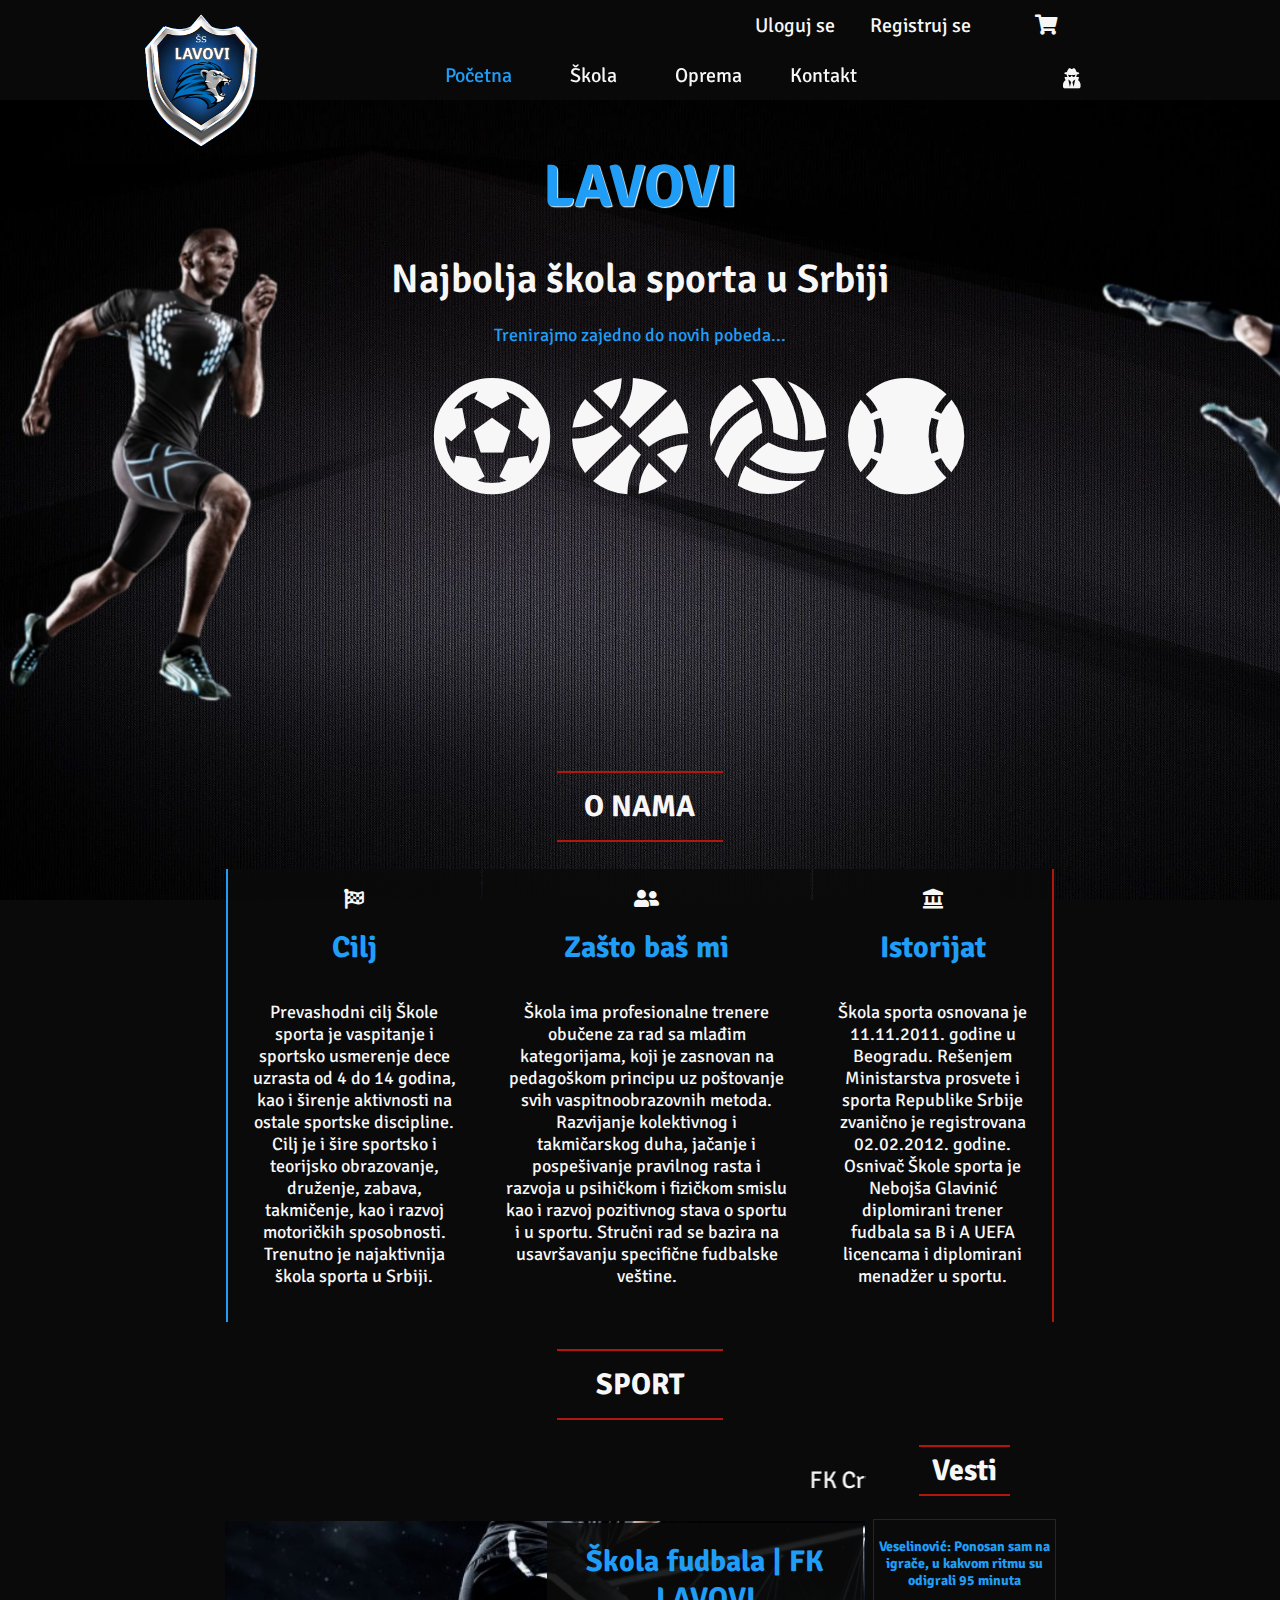
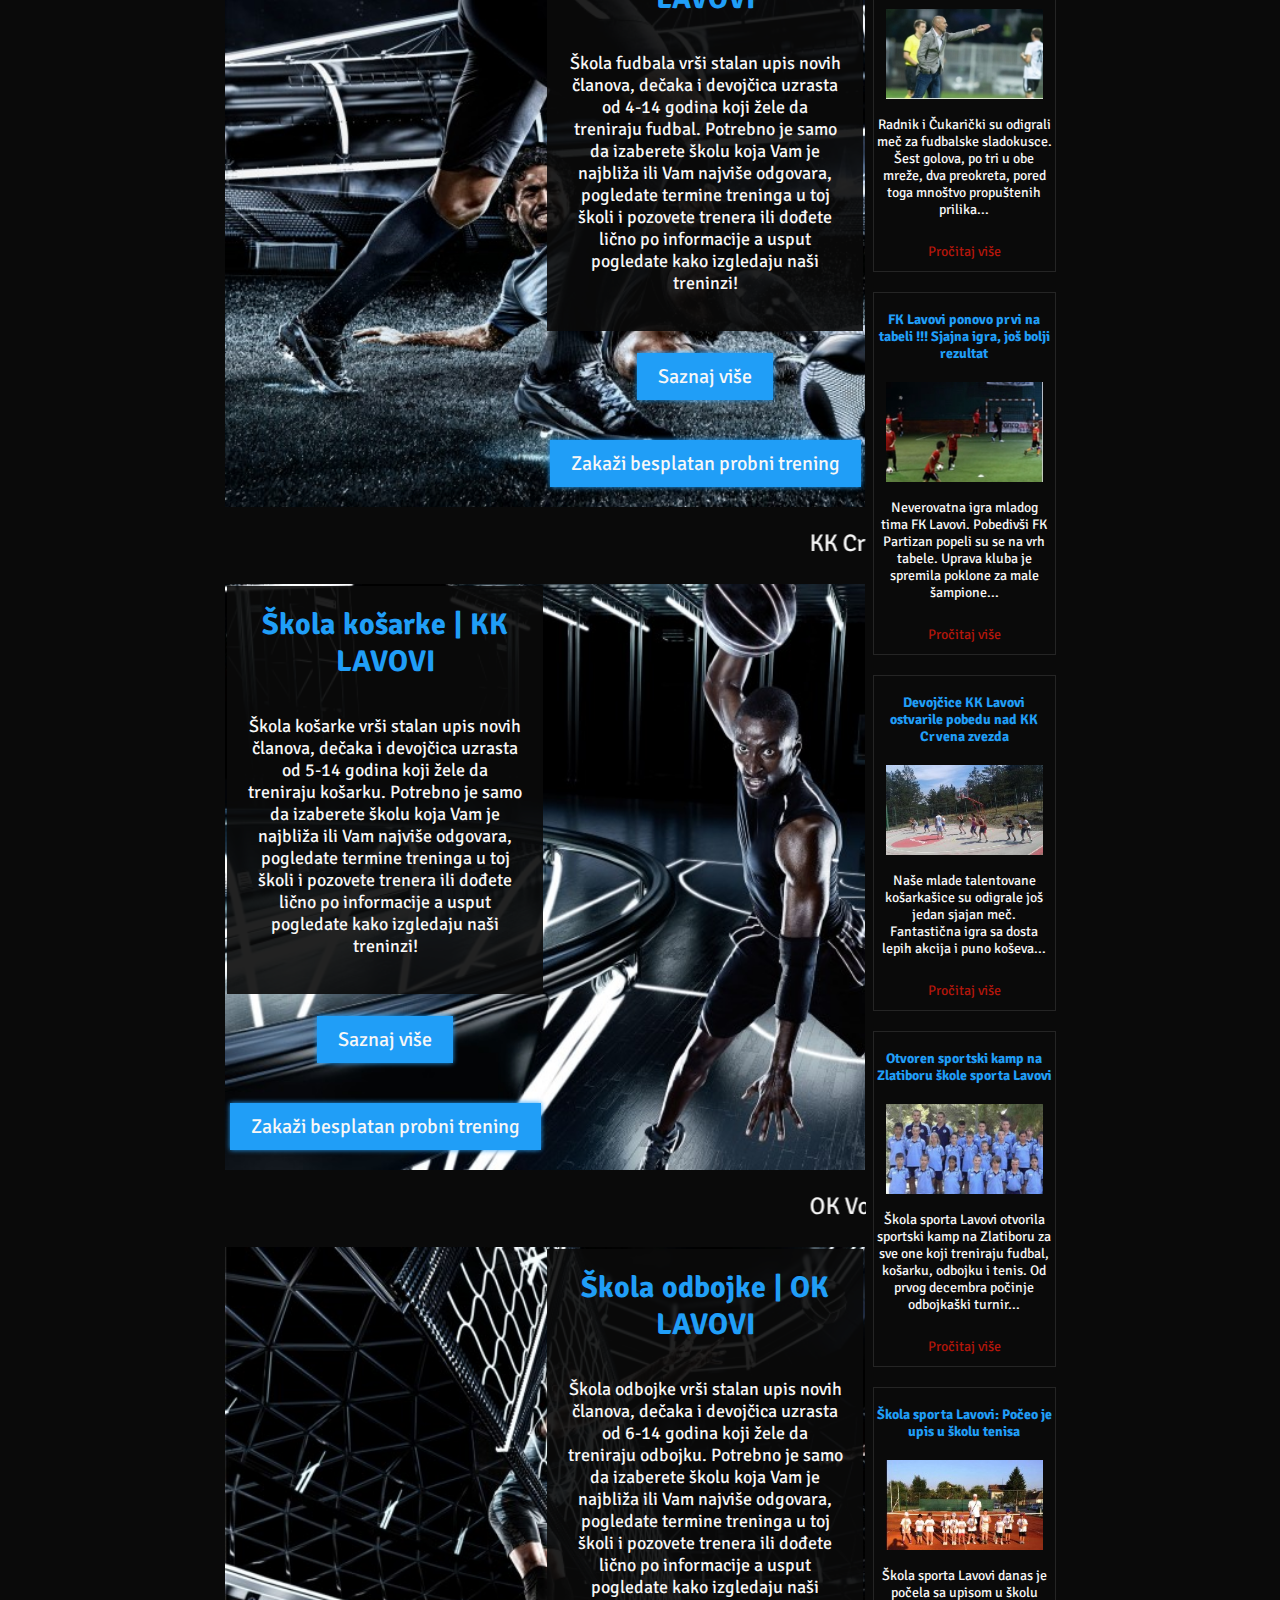
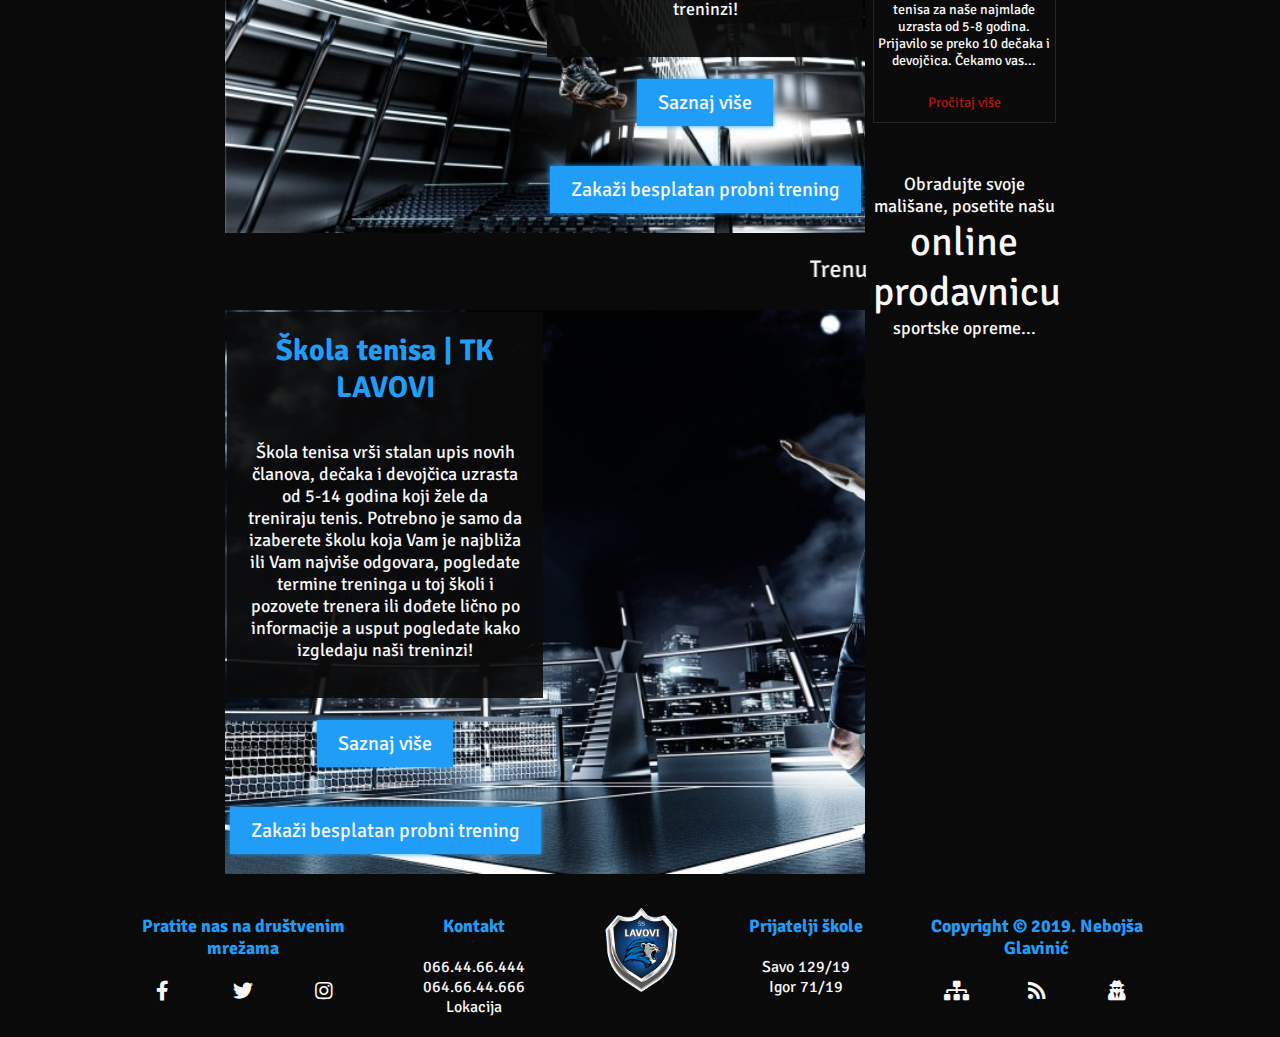
<file: index.html>
<!DOCTYPE html>
<html lang="sr-Latn-RS">
	<head>
		<meta charset="utf-8">
		<meta name="viewport" content="width=device-width, initial-scale=1.0">
		<meta http-equiv="X-UA-Compatible" content="ie=edge">
		<meta name="keywords" content="sport, fudbal, kosarka, odbojka, tenis">
		<meta name="description" content="Najbolja škola sporta. Upišite svoje dete u neku od naših škola fudbala, košarke, odbojke i tenisa.">
		<meta name="author" content="Nebojša Glavinić">
		<link rel="shortcut icon" href="img/favicon.ico" type="icon/ico">
		<link href="https://fonts.googleapis.com/css?family=Signika:300,400,600&display=swap&subset=latin-ext" rel="stylesheet">
		<link href="https://cdnjs.cloudflare.com/ajax/libs/font-awesome/5.11.2/css/all.css" rel="stylesheet">
		<!--<link rel="stylesheet" href="assets/webIcons/all.css"> -->
		<!--<link rel="stylesheet" href="https://use.fontawesome.com/releases/v5.11.2/css/all.css" integrity="sha384-KA6wR/X5RY4zFAHpv/CnoG2UW1uogYfdnP67Uv7eULvTveboZJg0qUpmJZb5VqzN" crossorigin="anonymous">-->
		<!--<script src="https://kit.fontawesome.com/4698ed6d6f.js" crossorigin="anonymous"></script>-->
		<link rel="stylesheet" href="css/style.css" type="text/css">
		<title>Škola Sporta | LAVOVI</title>
	</head>
	<body>
		<header id="header">
			<div class="wrapperTop">
				<div id="logo">
					<a href="index.html"><img src="img/logo.png" alt="logo" width="40px"/></a>
				</div>
				<div id="logovanje">
					<ul>
						<li><a href="login.html">Uloguj se</a></li>
						<li><a href="login.html">Registruj se</a></li>
						<li><a><i class="fas fa-shopping-cart"></i></a></li>
					</ul>
				</div>	
			</div>
		</header>		
		<nav id="menu">
			<div class="wrapperTop">
				<a href="index.html"><img src="img/logo1.png" width="40px" alt="mali logo"/></a>
				<ul>
					<li><a class="active" href="index.html">Početna</a></li>
					<li><a href="skola.html">Škola</a></li>
					<li><a href="oprema.html">Oprema</a></li>
					<li><a href="kontakt.html">Kontakt</a></li>
				</ul>
				<a href="autor.html"><i class="fas fa-user-secret"></i></a>
			</div>
		</nav>
		<main id="content">
			<section id="welNote">
				<h1>LAVOVI</h1>
				<h2>Najbolja škola sporta u Srbiji</h2>
				<p>Trenirajmo zajedno do novih pobeda...</p>
				<div id="anime">
					<a href="#fudbal"><i class="ball fball fas fa-futbol"></i></a>
					<a href="#kosarka"><i class="ball bball fas fa-basketball-ball"></i></a>			
					<a href="#odbojka"><i class="ball vball fas fa-volleyball-ball"></i></a>
					<a href="#tenis"><i class="ball tball fas fa-baseball-ball"></i></a>	
				</div>			
			</section>
			<h2 class="h2naslov">O NAMA</h2>
			<section id="oNama">
				<article class="borderL textBox">
					<i class="cIcon fas fa-flag-checkered"></i>
					<h2>Cilj</h2></br>
					<p>Prevashodni cilj Škole sporta je vaspitanje i sportsko usmerenje dece uzrasta od 4 do 14 godina, kao i širenje aktivnosti na ostale sportske discipline. Cilj je i šire sportsko i teorijsko obrazovanje, druženje, zabava, takmičenje, kao i razvoj motoričkih sposobnosti. Trenutno je najaktivnija škola sporta u Srbiji.</p></br>
				</article>	
				<article class="textBox">
					<i class="cIcon fas fa-user-friends"></i>
					<h2>Zašto baš mi</h2></br>
					<p>Škola ima profesionalne trenere obučene za rad sa mlađim kategorijama, koji je zasnovan na pedagoškom principu uz poštovanje svih vaspitnoobrazovnih metoda. Razvijanje kolektivnog i takmičarskog duha, jačanje i pospešivanje pravilnog rasta i razvoja u psihičkom i fizičkom smislu kao i razvoj pozitivnog stava o sportu i u sportu. Stručni rad se bazira na usavršavanju specifične fudbalske veštine. </p></br>						
				</article>
				<article class="borderR textBox">
					<i class="cIcon fas fa-landmark"></i>
					<h2>Istorijat</h2></br>					
					<p>Škola sporta osnovana je 11.11.2011. godine u Beogradu. Rešenjem Ministarstva prosvete i sporta Republike Srbije zvanično je registrovana 02.02.2012. godine. Osnivač Škole sporta je Nebojša Glavinić diplomirani trener fudbala sa B i A UEFA licencama i diplomirani menadžer u sportu.</p></br>						
				</article>
			</section>
			<h2 class="h2naslov">SPORT</h2>
			<div id="mainWaside">
				<section id="main">
					<article id="fudbal">
						<div class="live">
						<marquee behavior="scroll" direction="left">
							<p>FK Crvena Zvezda <span>2:0</span> FK Javor &nbsp&nbsp&nbsp&nbsp|&nbsp&nbsp&nbsp&nbsp FK Lavovi <span>2:1</span> FK Partizan &nbsp&nbsp&nbsp&nbsp|&nbsp&nbsp&nbsp&nbsp FK Vojvodina <span>1:1</span> FK Rad</p>
						</marquee>
						</div>
						<div id="football" class="sport">
							<div class="sWrap"></div>
							<div class="sWrap">
								<div class="textBox"></br>
									<h2>Škola fudbala | FK LAVOVI</h2></br>
									<p>Škola fudbala vrši stalan upis novih članova, dečaka i devojčica uzrasta od 4-14 godina koji žele da treniraju fudbal. Potrebno je samo da izaberete školu koja Vam je najbliža ili Vam najviše odgovara, pogledate termine treninga u toj školi i pozovete trenera ili dođete lično po informacije a usput pogledate kako izgledaju naši treninzi!</br></br>	
									</p>
								</div>
								<a class="button" href="skola.html#fudbal">Saznaj više</a>
								<a class="button z" href="kontakt.html">Zakaži besplatan probni trening</a>
							</div>
						</div>
					</article>
					<article id="kosarka">	
						<div class="live">
							<marquee behavior="scroll" direction="left">
							<p>KK Crvena Zvezda <span>42:50</span> KK Partizan &nbsp&nbsp&nbsp&nbsp|&nbsp&nbsp&nbsp&nbsp KK FMP <span>32:36</span> KK Lavovi</p>
						</marquee>
						</div>
						<div id="basketball" class="sport">
							<div class="sWrap">
								<div class="textBox"></br>
									<h2>Škola košarke | KK LAVOVI</h2></br>
									<p>Škola košarke vrši stalan upis novih članova, dečaka i devojčica uzrasta od 5-14 godina koji žele da treniraju košarku. Potrebno je samo da izaberete školu koja Vam je najbliža ili Vam najviše odgovara, pogledate termine treninga u toj školi i pozovete trenera ili dođete lično po informacije a usput pogledate kako izgledaju naši treninzi!</br></br>	
									</p>
								</div>
								<a class="button" href="skola.html#kosarka">Saznaj više</a>
								<a class="button z" href="kontakt.html">Zakaži besplatan probni trening</a>
							</div>	
							<div class="sWrap"></div>
						</div>
					</article>
					<article id="odbojka">
						<div class="live">
							<marquee behavior="scroll" direction="left">
							<p>OK Vojvodina <span>9:14</span> OK Partizan <span>1:1</span> u setovima &nbsp&nbsp&nbsp&nbsp|&nbsp&nbsp&nbsp&nbsp OK Lavovi <span>15:6</span> OK Rad <span>1:2</span> u setovima</p>
						</marquee>
						</div>
						<div id="volleyball" class="sport">
							<div class="sWrap"></div>
							<div class="sWrap">
								<div class="textBox"></br>
									<h2>Škola odbojke | OK LAVOVI</h2></br>
									<p>Škola odbojke vrši stalan upis novih članova, dečaka i devojčica uzrasta od 6-14 godina koji žele da treniraju odbojku. Potrebno je samo da izaberete školu koja Vam je najbliža ili Vam najviše odgovara, pogledate termine treninga u toj školi i pozovete trenera ili dođete lično po informacije a usput pogledate kako izgledaju naši treninzi!</br></br>	
									</p>
								</div>
								<a class="button" href="skola.html#odbojka">Saznaj više</a>
								<a class="button z" href="kontakt.html">Zakaži besplatan probni trening</a>
							</div>
						</div>
					</article>
					<article id="tenis">
						<div class="live">
							<marquee behavior="scroll" direction="left">
							<p>Trenutno nema mečeva... Podržite našu <span>Mariju Petrović</span> u subotu od <span>16:00 </span> na Tašmajdanu</p>
						</marquee>
						</div>	
						<div id="tennis" class="sport">			
							<div class="sWrap">
								<div class="textBox"></br>
									<h2>Škola tenisa | TK LAVOVI</h2></br>
									<p>Škola tenisa vrši stalan upis novih članova, dečaka i devojčica uzrasta od 5-14 godina koji žele da treniraju tenis. Potrebno je samo da izaberete školu koja Vam je najbliža ili Vam najviše odgovara, pogledate termine treninga u toj školi i pozovete trenera ili dođete lično po informacije a usput pogledate kako izgledaju naši treninzi!</br></br>	
									</p>
								</div>
								<a class="button" href="skola.html#tenis">Saznaj više</a>
								<a class="button z" href="kontakt.html">Zakaži besplatan probni trening</a>
							</div>
							<div class="sWrap"></div>
						</div>
					</article>
				</section>
				<aside id="novosti">
					<h2>Vesti</h2>
					<div id="vesti">
						<div class="vesti">
							<h3>Veselinović: Ponosan sam na igrače, u kakvom ritmu su odigrali 95 minuta</h3>
							<img src="img/news/news1.jpg" alt="Fudbalska utakmica"/>
							<p>Radnik i Čukarički su odigrali meč za fudbalske sladokusce. Šest golova, po tri u obe mreže, dva preokreta, pored toga mnoštvo propuštenih prilika...</p>
							<a class="newsbtn" href="#">Pročitaj više</a>
						</div>
						<div class="vesti">
							<h3>FK Lavovi ponovo prvi na tabeli !!! Sjajna igra, još bolji rezultat</h3>
							<img src="img/news/news2.jpg" alt="Fudbalska utakmica"/>
							<p>Neverovatna igra mladog tima FK Lavovi. Pobedivši FK Partizan popeli su se na vrh tabele. Uprava kluba je spremila poklone za male šampione...</p>
							<a class="newsbtn" href="#">Pročitaj više</a>
						</div>
						<div class="vesti">
							<h3>Devojčice KK Lavovi ostvarile pobedu nad KK Crvena zvezda</h3>
							<img src="img/news/news3.jpg" alt="Košarkaška utakmica"/>
							<p>Naše mlade talentovane košarkašice su odigrale još jedan sjajan meč. Fantastična igra sa dosta lepih akcija i puno koševa...</p>
							<a class="newsbtn" href="#">Pročitaj više</a>
						</div>
					<!--<div id="ads">
							<p>Obradujte svoje mališane, posetite našu</br><span><a href="oprema.html">online prodavnicu</a></span></br>sportske opreme...</p>
						</div>-->
						<div class="vesti">
							<h3>Otvoren sportski kamp na Zlatiboru škole sporta Lavovi</h3>
							<img src="img/news/news4.jpg" alt="odbojkaški kamp"/>
							<p>Škola sporta Lavovi otvorila sportski kamp na Zlatiboru za sve one koji treniraju fudbal, košarku, odbojku i tenis. Od prvog decembra počinje odbojkaški turnir... </p>
							<a class="newsbtn" href="#">Pročitaj više</a>
						</div>
						<div class="vesti">
							<h3>Škola sporta Lavovi: Počeo je upis u školu tenisa</h3>
							<img src="img/news/news5.jpg" alt="Škola tenisa"/>
							<p>Škola sporta Lavovi danas je počela sa upisom u školu tenisa za naše najmlađe uzrasta od 5-8 godina. Prijavilo se preko 10 dečaka i devojčica. Čekamo vas... </p>
							<a class="newsbtn" href="#">Pročitaj više</a>
						</div>
					</div>	
					<div id="ads">
						<p>Obradujte svoje mališane, posetite našu</br><span><a href="oprema.html">online prodavnicu</a></span></br>sportske opreme...</p>
					</div>
				</aside>
			</div>
		</main>	
		<footer id="footer">
			<div id="footWrap">
				<nav class="qLink">
					<h3>Pratite nas na društvenim mrežama</h3>
					<ul>
						<li><a href="https://www.facebook.com/ss.lavovi/" target="_blank"><i class="fab fa-facebook-f"></i></a></li>
						<li><a href="https://twitter.com/LavoviSkola/" target="_blank"><i class="fab fa-twitter"></i></a></li>
						<li><a href="https://www.instagram.com/ss.lavovi/" target="_blank"><i class="fab fa-instagram"></i></a></li>
					</ul>
				</nav>
				<nav class="qLink">
					<h3>Kontakt</h3>
					<ul class="partner">
						<li><a href="tel:+381664466444">066.44.66.444</a></li>
						<li><a href="tel:+381646644666">064.66.44.666</a></li>
						<li><a href="kontakt.html#mapa">Lokacija</a></li>
					</ul>
				</nav>
				<a href="index.html"><img height="120" src="img/logo.png" alt="logo"/></a>
				<nav class="qLink">
					<h3>Prijatelji škole</h3>
					<ul class="partner">
						<li><a>Savo 129/19</a></li>
						<li><a>Igor 71/19</a></li>
					</ul>
				</nav>	
				<nav class="qLink">
					<h3>Copyright &copy 2019. Nebojša Glavinić</h3>	
					<ul>
						<li><a href="sitemap.xml" target="_blank"><i class="fas fa-sitemap"></i></a></li>
						<li><a href="rss.xml" target="_blank"><i class="fas fa-rss"></i></a></li>
						<li><a href="autor.html"><i class="fas fa-user-secret"></i></a></li>
					</ul>
				</nav>	
			</div>
		</footer>	
	</body>
</html>
</file>
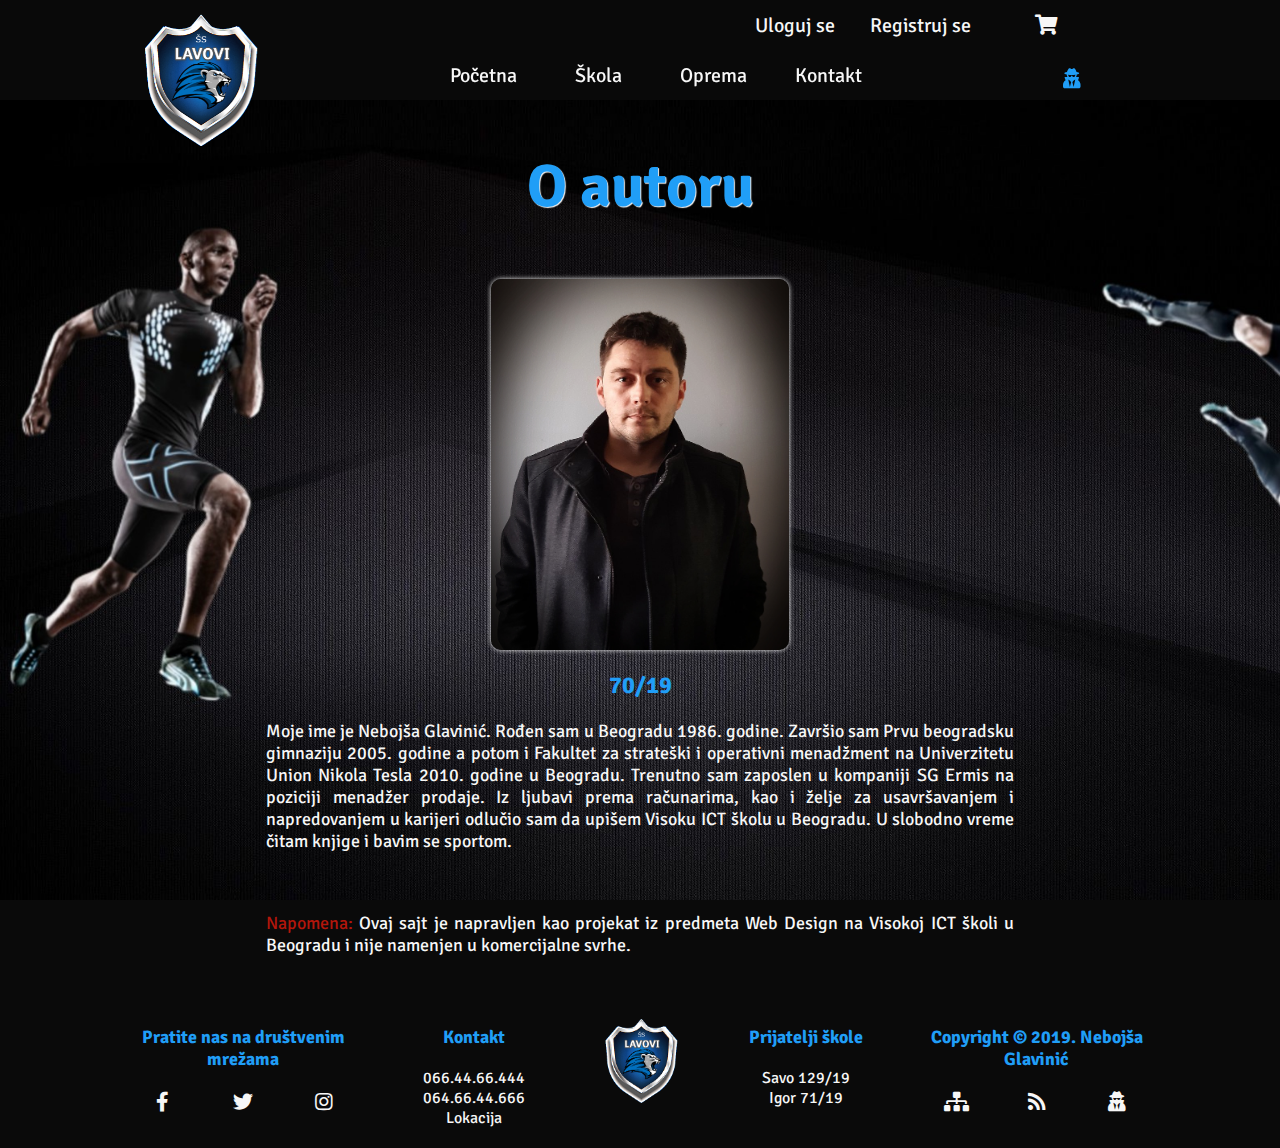
<file: autor.html>
<!DOCTYPE html>
<html lang="sr-Latn-RS">
	<head>
		<meta charset="utf-8">
		<meta name="viewport" content="width=device-width, initial-scale=1.0">
		<meta http-equiv="X-UA-Compatible" content="ie=edge">
		<meta name="keywords" content="sport, fudbal, kosarka, odbojka, tenis">
		<meta name="description" content="Najbolja škola sporta. Upišite svoje dete u neku od naših škola fudbala, košarke, odbojke i tenisa.">
		<meta name="author" content="Nebojša Glavinić">
		<link rel="shortcut icon" href="img/favicon.ico" type="icon/ico">
		<link href="https://fonts.googleapis.com/css?family=Signika:300,400,600&display=swap&subset=latin-ext" rel="stylesheet">
		<!--<link rel="stylesheet" href="assets/webIcons/all.css"> -->
		<link href="https://cdnjs.cloudflare.com/ajax/libs/font-awesome/5.11.2/css/all.css" rel="stylesheet">
		<link rel="stylesheet" href="css/style.css" type="text/css">
		<!--<link rel="stylesheet" href="https://use.fontawesome.com/releases/v5.11.2/css/all.css" integrity="sha384-KA6wR/X5RY4zFAHpv/CnoG2UW1uogYfdnP67Uv7eULvTveboZJg0qUpmJZb5VqzN" crossorigin="anonymous">-->
		<title>ŠS LAVOVI | O autoru</title>
	</head>
	<body>
		<header id="header">
			<div class="wrapperTop">
				<div id="logo">
					<a href="index.html"><img src="img/logo.png" alt="logo" width="40px" /></a>
				</div>
				<div id="logovanje">
					<ul>
						<li><a href="login.html">Uloguj se</a></li>
						<li><a href="login.html">Registruj se</a></li>
						<li><a><i class="fas fa-shopping-cart"></i></a></li>
					</ul>
				</div>			
			</div>
		</header>		
		<nav id="menu">
			<div class="wrapperTop">
					<a href="index.html"><img src="img/logo1.png" width="50px" alt="mali logo"/></a>
				<ul>
					<li><a href="index.html">Početna</a></li>
					<li><a href="skola.html">Škola</a></li>
					<li><a href="oprema.html">Oprema</a></li>
					<li><a href="kontakt.html">Kontakt</a></li>
				</ul>
				<a class="active" href="autor.html"><i class="fas fa-user-secret"></i></a>
			</div>
		</nav>
		<section id="welNote">
			<h1>O autoru</h1>
		</section>
		<div id="profil">
			<div id="proSl"><img src="img/Nebojša Glavinić.jpg" alt="nebojsa glavinic"/></div>
			<div id="proTxt">
				<h2>70/19</h2>
				<p class="jusText">Moje ime je Nebojša Glavinić. Rođen sam u Beogradu 1986. godine. Završio sam Prvu beogradsku gimnaziju 2005. godine a potom i Fakultet za strateški i operativni menadžment na Univerzitetu Union Nikola Tesla 2010. godine u Beogradu. Trenutno sam zaposlen u kompaniji SG Ermis na poziciji menadžer prodaje. Iz ljubavi prema računarima, kao i želje za usavršavanjem i napredovanjem u karijeri odlučio sam da upišem Visoku ICT školu u Beogradu. U slobodno vreme čitam knjige i bavim se sportom.</p></br>
				<p class="jusText"><span>Napomena:</span> Ovaj sajt je napravljen kao projekat iz predmeta Web Design na Visokoj ICT školi u Beogradu i nije namenjen  u komercijalne svrhe.</p>
			</div>
		</div>
		<footer id="footer">
			<div id="footWrap">
				<nav class="qLink">
					<h3>Pratite nas na društvenim mrežama</h3>
					<ul>
						<li><a href="https://www.facebook.com/ss.lavovi/" target="_blank"><i class="fab fa-facebook-f"></i></a></li>
						<li><a href="https://twitter.com/LavoviSkola/" target="_blank"><i class="fab fa-twitter"></i></a></li>
						<li><a href="https://www.instagram.com/ss.lavovi/" target="_blank"><i class="fab fa-instagram"></i></a></li>
					</ul>
				</nav>
				<nav class="qLink">
					<h3>Kontakt</h3>
					<ul class="partner">
						<li><a href="tel:+381664466444">066.44.66.444</a></li>
						<li><a href="tel:+381646644666">064.66.44.666</a></li>
						<li><a href="kontakt.html#mapa">Lokacija</a></li>
					</ul>
				</nav>
				<a href="index.html"><img height="120" src="img/logo.png" alt="logo"/></a>
				<nav class="qLink">
					<h3>Prijatelji škole</h3>
					<ul class="partner">
						<li><a>Savo 129/19</a></li>
						<li><a>Igor 71/19</a></li>
					</ul>
				</nav>	
				<nav class="qLink">
					<h3>Copyright &copy 2019. Nebojša Glavinić</h3>	
					<ul>
						<li><a href="sitemap.xml" target="_blank"><i class="fas fa-sitemap"></i></a></li>
						<li><a href="rss.xml" target="_blank"><i class="fas fa-rss"></i></a></li>
						<li><a href="autor.html"><i class="fas fa-user-secret"></i></a></li>
					</ul>
				</nav>	
			</div>
		</footer>	
	</body>
</html>
</file>
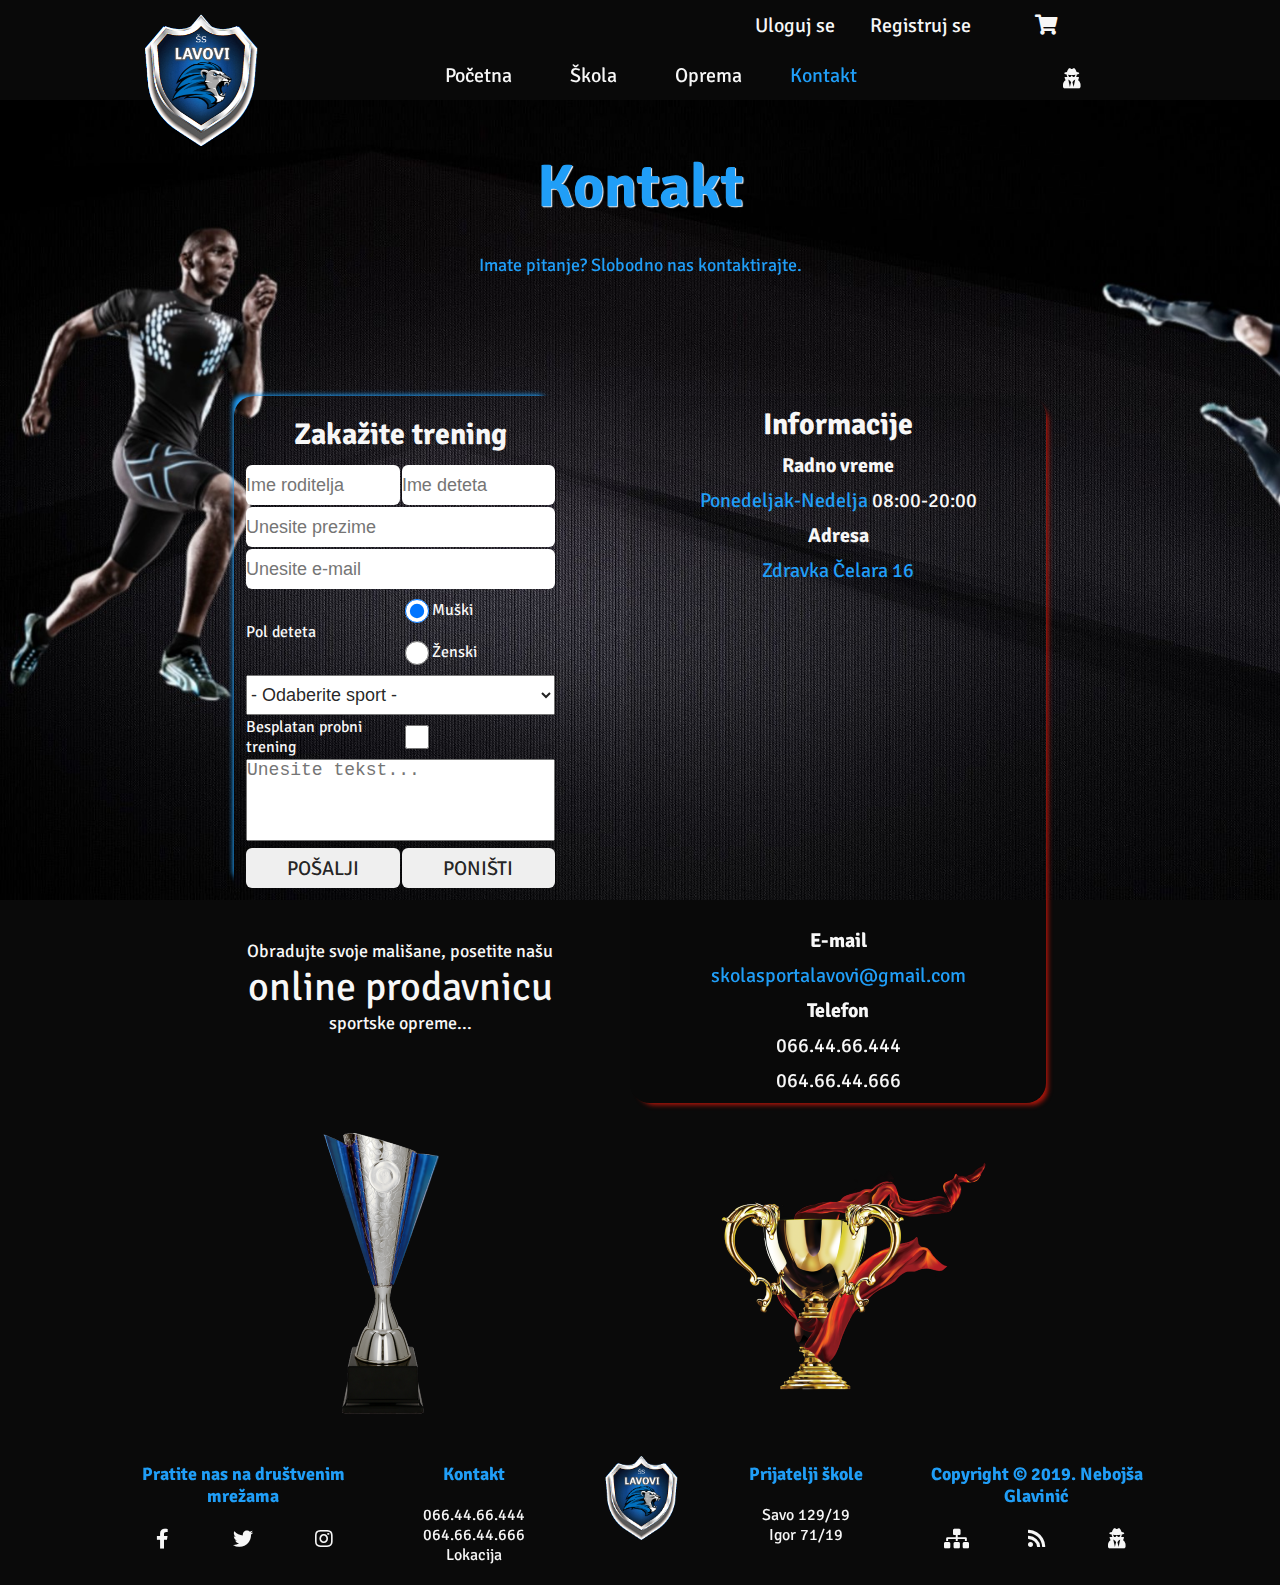
<file: kontakt.html>
<!DOCTYPE html>
<html lang="sr-Latn-RS">
	<head>
		<meta charset="utf-8">
		<meta name="viewport" content="width=device-width, initial-scale=1.0">
		<meta http-equiv="X-UA-Compatible" content="ie=edge">
		<meta name="keywords" content="sport, fudbal, kosarka, odbojka, tenis">
		<meta name="description" content="Najbolja škola sporta. Upišite svoje dete u neku od naših škola fudbala, košarke, odbojke i tenisa.">
		<meta name="author" content="Nebojša Glavinić">
		<link rel="shortcut icon" href="img/favicon.ico" type="icon/ico">
		<link href="https://fonts.googleapis.com/css?family=Signika:300,400,600&display=swap&subset=latin-ext" rel="stylesheet">
		<!--<link rel="stylesheet" href="assets/webIcons/all.css"> -->
		<link href="https://cdnjs.cloudflare.com/ajax/libs/font-awesome/5.11.2/css/all.css" rel="stylesheet">
		<link rel="stylesheet" href="css/style.css" type="text/css">
		<!--<link rel="stylesheet" href="https://use.fontawesome.com/releases/v5.11.2/css/all.css" integrity="sha384-KA6wR/X5RY4zFAHpv/CnoG2UW1uogYfdnP67Uv7eULvTveboZJg0qUpmJZb5VqzN" crossorigin="anonymous">-->
		<title>ŠS LAVOVI | Kontakt</title>
	</head>
	<body>
		<header id="header">
			<div class="wrapperTop">
				<div id="logo">
					<a href="index.html"><img src="img/logo.png" alt="logo" width="40px"/></a>
				</div>
				<div id="logovanje">
					<ul>
						<li><a href="login.html">Uloguj se</a></li>
						<li><a href="login.html">Registruj se</a></li>
						<li><a><i class="fas fa-shopping-cart"></i></a></li>
					</ul>
				</div>			
			</div>
		</header>		
		<nav id="menu">
			<div class="wrapperTop">
					<a href="index.html"><img src="img/logo1.png" width="40px" alt="mali logo"/></a>
				<ul>
					<li><a href="index.html">Početna</a></li>
					<li><a href="skola.html">Škola</a></li>
					<li><a href="oprema.html">Oprema</a></li>
					<li><a class="active" href="kontakt.html">Kontakt</a></li>
				</ul>
				<a href="autor.html"><i class="fas fa-user-secret"></i></a>
			</div>
		</nav>
		<main id="content">
			<section id="welNote">
				<h1>Kontakt</h1>
				<p>Imate pitanje? Slobodno nas kontaktirajte.</p>
			</section>
			<section id="formAds">
				<div id="formular">
					<h2>Zakažite trening</h2>
					<form name="formular1" method="post" action="#">
						<table border="0">
							<tbody >
								<tr>
									<td><input type="text" name="ime1" id="ime1" placeholder="Ime roditelja" required=""></td>
									<td><input type="text" name="ime2" id="ime2" placeholder="Ime deteta" required=""></td>
								</tr>
								<tr>
									<td colspan="2"><input type="text" name="prezime" id="prezime" placeholder="Unesite prezime" required=""></td>
								</tr>
								<tr>
									<td colspan="2"><input type="email" name="email" id="mail" placeholder="Unesite e-mail" required=""></td>
								</tr>
								<tr>
									<td rowspan="2">Pol deteta</td>
									<td><input type="radio" name="pol" id="muski" checked><label for "muski">Muški</label></td>
								</tr>
								<tr>
									<td><input type="radio" name="pol" id="zenski"><label for "zenski">Ženski</label></td>
								</tr>
								<tr>
									<td colspan="2"><select name="sport">
									<option value="0">- Odaberite sport -</option>
									<option value="1">Fudbal</option>
									<option value="2">Košarka</option>
									<option value="3">Odbojka</option>
									<option value="4">Tenis</option>
								</select></td>
								</tr>
								<tr>
									<td><label for="chb1">Besplatan probni trening</label></td>
									<td><input type="checkbox" name="chb1" id="chb1" value="BPT"></td>
								</tr>
								<tr>
									<td colspan="2"><textarea maxlength="200" rows="4" cols="20" placeholder="Unesite tekst..."></textarea></td>
								</tr>
								<tr>
									<td><input type="submit" value="Pošalji" id="send"></td>
									<td><input type="reset" value="Poništi" id="reset"></td>
								</tr>
							</tbody>
						</table>
					</form>	
				</div>
				<div id="ads">
					<p>Obradujte svoje mališane, posetite našu</br><span><a href="oprema.html">online prodavnicu</a></span></br>sportske opreme...</p>
				</div>	
			</section>
				<div id="mapa">
					<h2>Informacije</h2>
					<h3>Radno vreme</h3>
					<p><span>Ponedeljak-Nedelja</span> 08:00-20:00</p>
					<h3>Adresa</h3>
					<p><span>Zdravka Čelara 16</span></p>
					<iframe src="https://www.google.com/maps/embed?pb=!1m18!1m12!1m3!1d2830.3408500169576!2d20.482627399999995!3d44.8146203!2m3!1f0!2f0!3f0!3m2!1i1024!2i768!4f13.1!3m3!1m2!1s0x475a7a9609031735%3A0xc17ed71f59ac4725!2sICT%20College!5e0!3m2!1sen!2srs!4v1574581527047!5m2!1sen!2srs" width="80%" height="320" frameborder="0" style="border:0;" allowfullscreen=""></iframe>
					<h3>E-mail</h3>
					<p><span>skolasportalavovi@gmail.com</span></p><!--<a href="mailto:skolasportalavovi@gmail.com" target="_blank"></a>-->
					<h3>Telefon</h3>
					<p><span><a href="tel:+381664466444">066.44.66.444</a></span></p>
					<p><span><a href="tel:+381646644666">064.66.44.666</a></span></p>
				</div>		
					<div class="cleaner"></div>
					<div id="trophy">
					<img id="imgL" src="img/bluetrophy1a.png" alt="Plavi trofej"/>
					<img id="imgR" src="img/redtrophy1a.png" alt="Crveni trofej"/>
				</div>
		</main>
		<footer id="footer">
			<div id="footWrap">
				<nav class="qLink">
					<h3>Pratite nas na društvenim mrežama</h3>
					<ul>
						<li><a href="https://www.facebook.com/ss.lavovi/" target="_blank"><i class="fab fa-facebook-f"></i></a></li>
						<li><a href="https://twitter.com/LavoviSkola/" target="_blank"><i class="fab fa-twitter"></i></a></li>
						<li><a href="https://www.instagram.com/ss.lavovi/" target="_blank"><i class="fab fa-instagram"></i></a></li>
					</ul>
				</nav>
				<nav class="qLink">
					<h3>Kontakt</h3>
					<ul class="partner">
						<li><a href="tel:+381664466444">066.44.66.444</a></li>
						<li><a href="tel:+381646644666">064.66.44.666</a></li>
						<li><a href="kontakt.html#mapa">Lokacija</a></li>
					</ul>
				</nav>
				<a href="index.html"><img src="img/logo.png" alt="logo" height="120px"/></a>
				<nav class="qLink">
					<h3>Prijatelji škole</h3>
					<ul class="partner">
						<li><a>Savo 129/19</a></li>
						<li><a>Igor 71/19</a></li>
					</ul>
				</nav>	
				<nav class="qLink">
					<h3>Copyright &copy 2019. Nebojša Glavinić</h3>	
					<ul>
						<li><a href="sitemap.xml" target="_blank"><i class="fas fa-sitemap"></i></a></li>
						<li><a href="rss.xml" target="_blank"><i class="fas fa-rss"></i></a></li>
						<li><a href="autor.html"><i class="fas fa-user-secret"></i></a></li>
					</ul>
				</nav>	
			</div>
		</footer>
	</body>
</html>
</file>
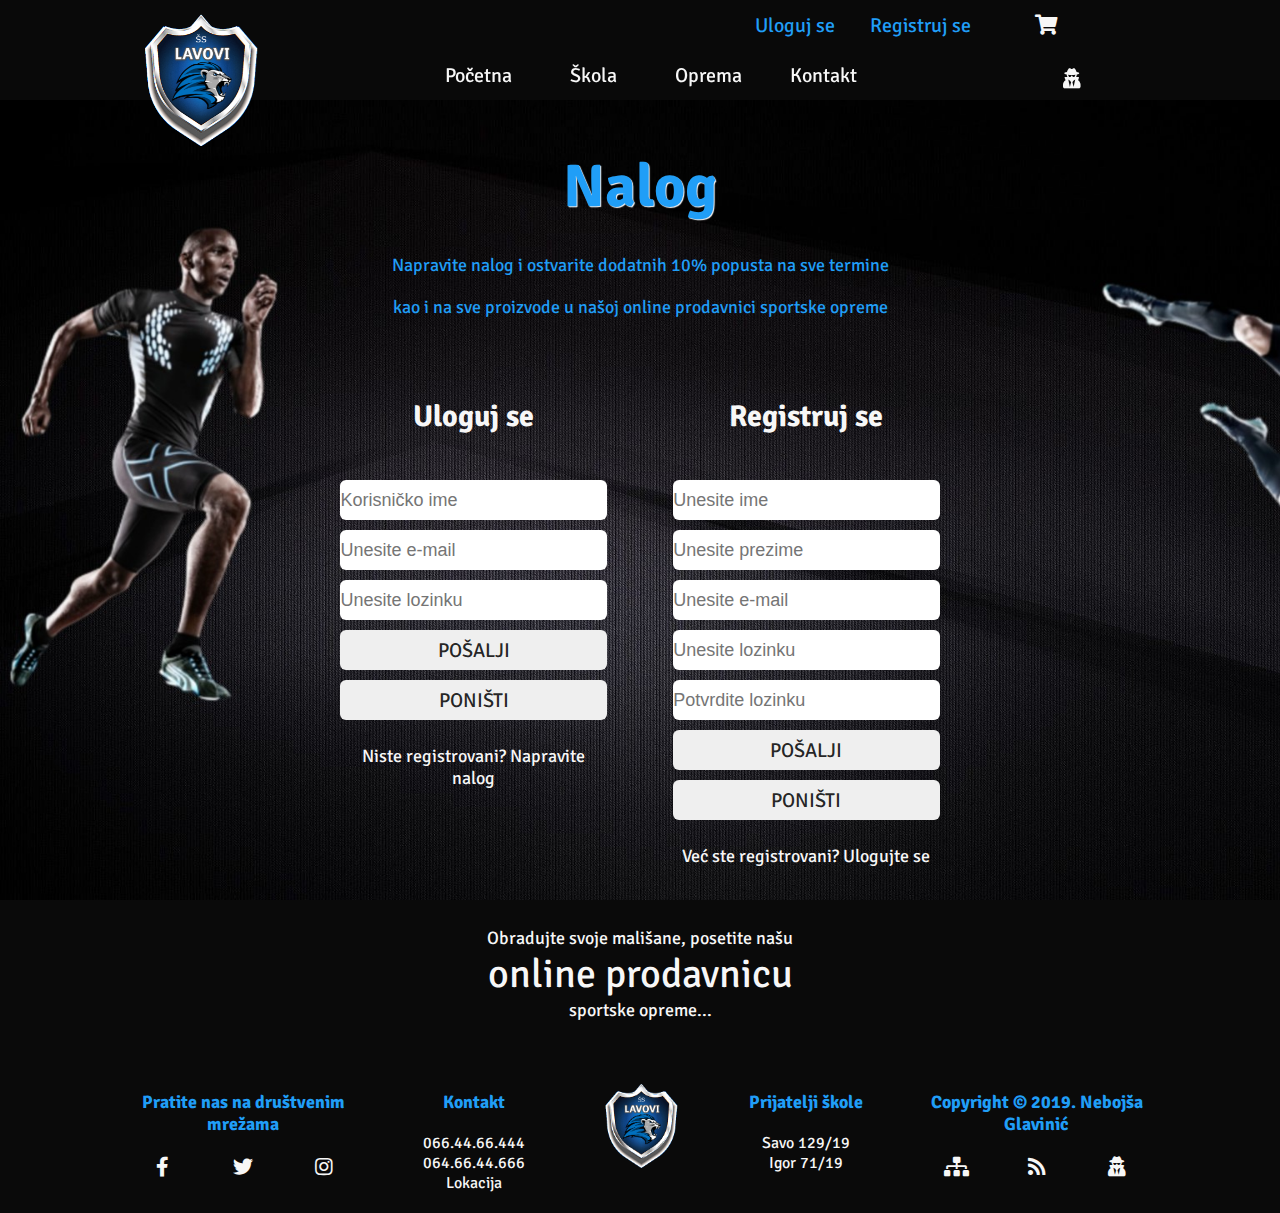
<file: login.html>
<!DOCTYPE html>
<html lang="sr-Latn-RS">
	<head>
		<meta charset="utf-8">
		<meta name="viewport" content="width=device-width, initial-scale=1.0">
		<meta http-equiv="X-UA-Compatible" content="ie=edge">
		<meta name="keywords" content="sport, fudbal, kosarka, odbojka, tenis">
		<meta name="description" content="Najbolja škola sporta. Upišite svoje dete u neku od naših škola fudbala, košarke, odbojke i tenisa.">
		<meta name="author" content="Nebojša Glavinić">
		<link rel="shortcut icon" href="img/favicon.ico" type="icon/ico">
		<link href="https://fonts.googleapis.com/css?family=Signika:300,400,600&display=swap&subset=latin-ext" rel="stylesheet">
		<!-- <link rel="stylesheet" href="assets/webIcons/all.css"> -->
		<link href="https://cdnjs.cloudflare.com/ajax/libs/font-awesome/5.11.2/css/all.css" rel="stylesheet">
		<link rel="stylesheet" href="css/style.css" type="text/css">
		<!--<link rel="stylesheet" href="https://use.fontawesome.com/releases/v5.11.2/css/all.css" integrity="sha384-KA6wR/X5RY4zFAHpv/CnoG2UW1uogYfdnP67Uv7eULvTveboZJg0qUpmJZb5VqzN" crossorigin="anonymous">-->
		<title>ŠS LAVOVI | Nalog</title>
	</head>
	<body>
		<header id="header">
			<div class="wrapperTop">
				<div id="logo">
					<a href="index.html"><img src="img/logo.png" alt="logo" width="40px"/></a>
				</div>
				<div id="logovanje">
					<ul>
						<li><a class="active" href="login.html">Uloguj se</a></li>
						<li><a class="active" href="login.html">Registruj se</a></li>
						<li><a><i class="fas fa-shopping-cart"></i></a></li>
					</ul>
				</div>			
			</div>
		</header>		
		<nav id="menu">
			<div class="wrapperTop">
					<a href="index.html"><img src="img/logo1.png" width="40px" alt="mali logo"/></a>
				<ul>
					<li><a href="index.html">Početna</a></li>
					<li><a href="skola.html">Škola</a></li>
					<li><a href="oprema.html">Oprema</a></li>
					<li><a href="kontakt.html">Kontakt</a></li>
				</ul>
				<a href="autor.html"><i class="fas fa-user-secret"></i></a>
			</div>
		</nav>
		<main id="content">
			<section id="welNote">
				<h1>Nalog</h1>
				<p>Napravite nalog i ostvarite dodatnih 10% popusta na sve termine</p>
				<p>kao i na sve proizvode u našoj online prodavnici sportske opreme</p>
			</section>
			<div id="logReg">
				<div class="logReg">
				<h2>Uloguj se</h2>
					<form action="#" method="post" name="login">
						<input type="text" name="ime3" id="ime3" placeholder="Korisničko ime" required/>
						<input type="email" name="email" id="mail" placeholder="Unesite e-mail" required/>
						<input type="password" name="pass" id="password" placeholder="Unesite lozinku" required/>
						<input type="submit" value="Pošalji" id="send"/>
						<input type="reset" value="Poništi" id="reset">
					</form>
					<p>Niste registrovani? <a href="login.html">Napravite nalog</a></p>
					</div>
					<div class="logReg">
					<h2>Registruj se</h2>
					<form action="#" method="post" name="register">
						<input type="text" name="name4" id="name4" placeholder="Unesite ime" required/>
						<input type="text" name="prezime2" id="prezime2" placeholder="Unesite prezime"/>
						<input type="email" name="email" id="mail" placeholder="Unesite e-mail" required />
						<input type="password" name="pass" id="password" placeholder="Unesite lozinku" required />
						<input type="password" name="passRepeat" id="passwordRep" placeholder="Potvrdite lozinku" required />
						<input type="submit" value="Pošalji" id="register"/>
						<input type="reset" value="Poništi" id="reset"/>
					</form>
					<p>Već ste registrovani? <a href="login.html">Ulogujte se</a></p>
				</div>
			</div>
			<div id="ads">
				<p>Obradujte svoje mališane, posetite našu</br><span><a href="oprema.html">online prodavnicu</a></span></br>sportske opreme...</p>
			</div>
		</main>
		<footer id="footer">
			<div id="footWrap">
				<nav class="qLink">
					<h3>Pratite nas na društvenim mrežama</h3>
					<ul>
						<li><a href="https://www.facebook.com/ss.lavovi/" target="_blank"><i class="fab fa-facebook-f"></i></a></li>
						<li><a href="https://twitter.com/LavoviSkola/" target="_blank"><i class="fab fa-twitter"></i></a></li>
						<li><a href="https://www.instagram.com/ss.lavovi/" target="_blank"><i class="fab fa-instagram"></i></a></li>
					</ul>
				</nav>
				<nav class="qLink">
					<h3>Kontakt</h3>
					<ul class="partner">
						<li><a href="tel:+381664466444">066.44.66.444</a></li>
						<li><a href="tel:+381646644666">064.66.44.666</a></li>
						<li><a href="kontakt.html#mapa">Lokacija</a></li>
					</ul>
				</nav>
				<a href="index.html"><img height="120" src="img/logo.png" alt="logo"/></a>
				<nav class="qLink">
					<h3>Prijatelji škole</h3>
					<ul class="partner">
						<li><a>Savo 129/19</a></li>
						<li><a>Igor 71/19</a></li>
					</ul>
				</nav>	
				<nav class="qLink">
					<h3>Copyright &copy 2019. Nebojša Glavinić</h3>	
					<ul>
						<li><a href="sitemap.xml" target="_blank"><i class="fas fa-sitemap"></i></a></li>
						<li><a href="rss.xml" target="_blank"><i class="fas fa-rss"></i></a></li>
						<li><a href="autor.html"><i class="fas fa-user-secret"></i></a></li>
					</ul>
				</nav>	
			</div>
		</footer>
	</body>	
</html>
</file>
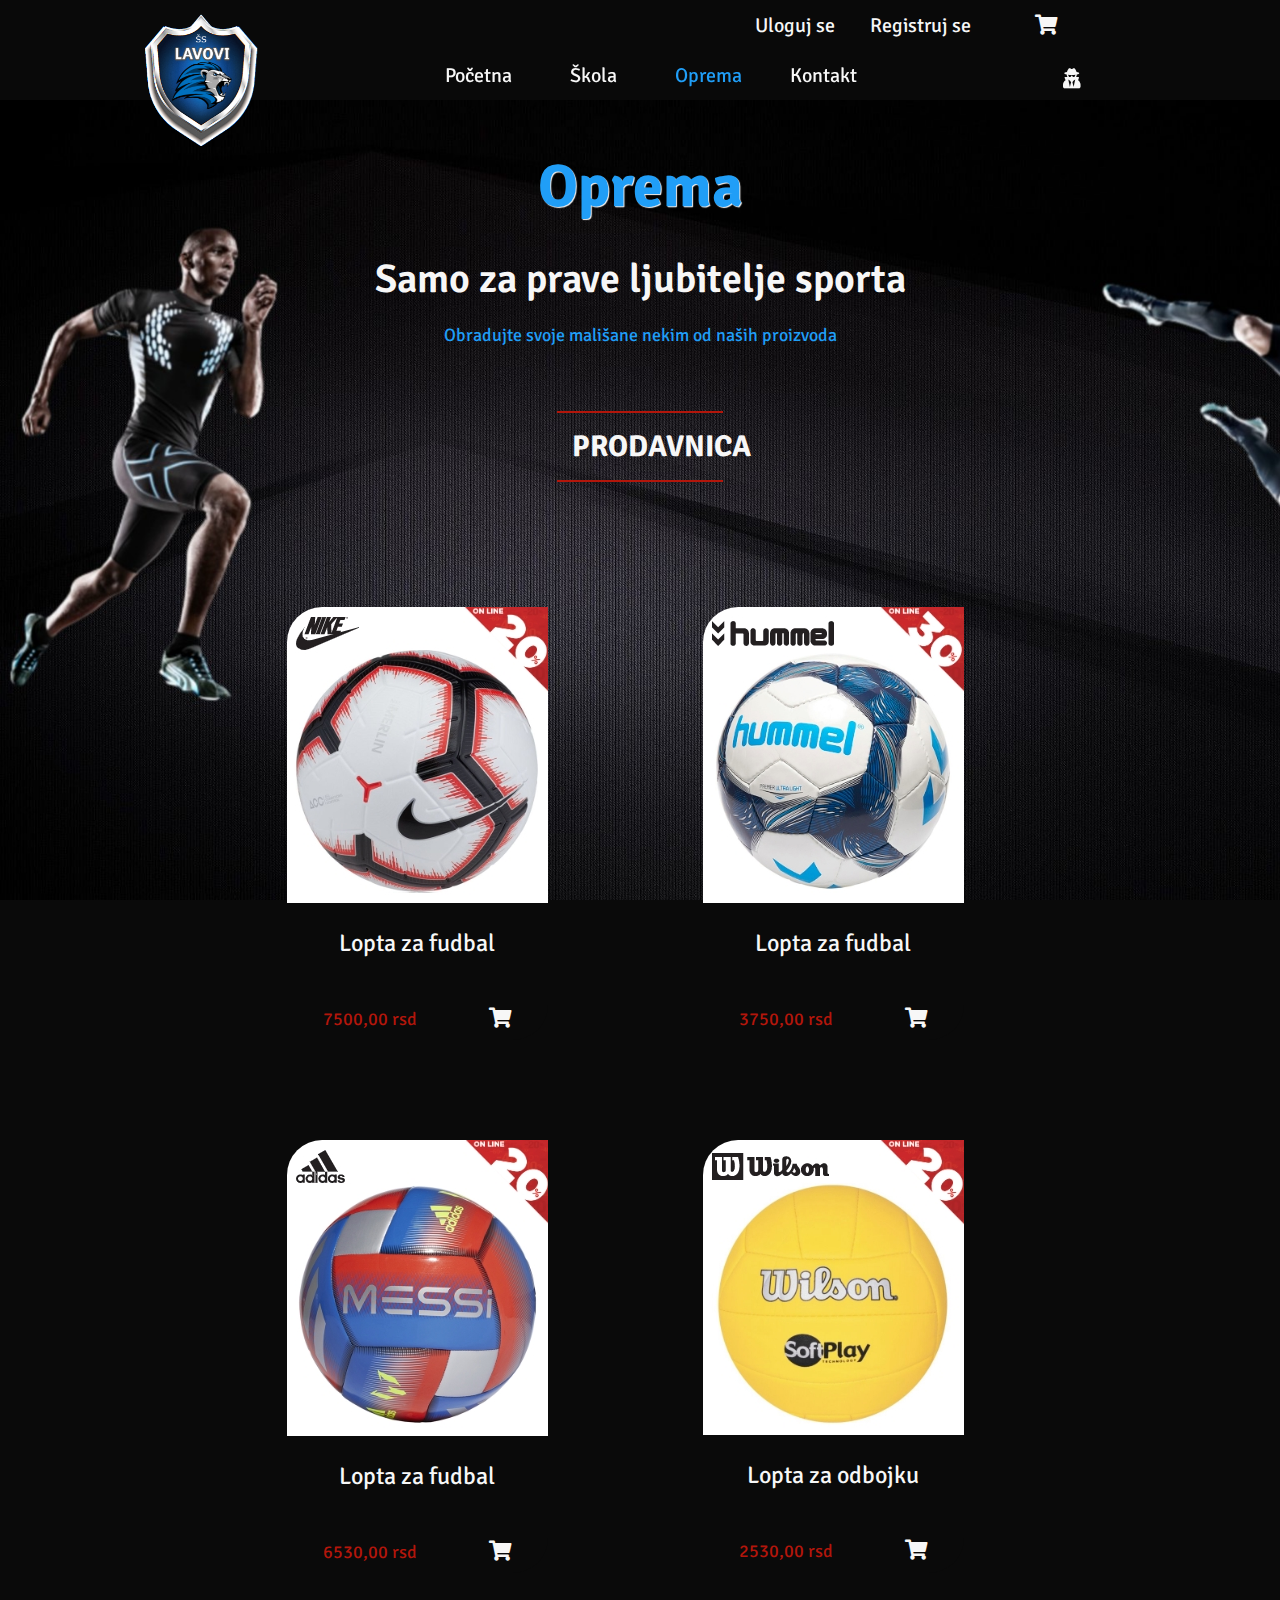
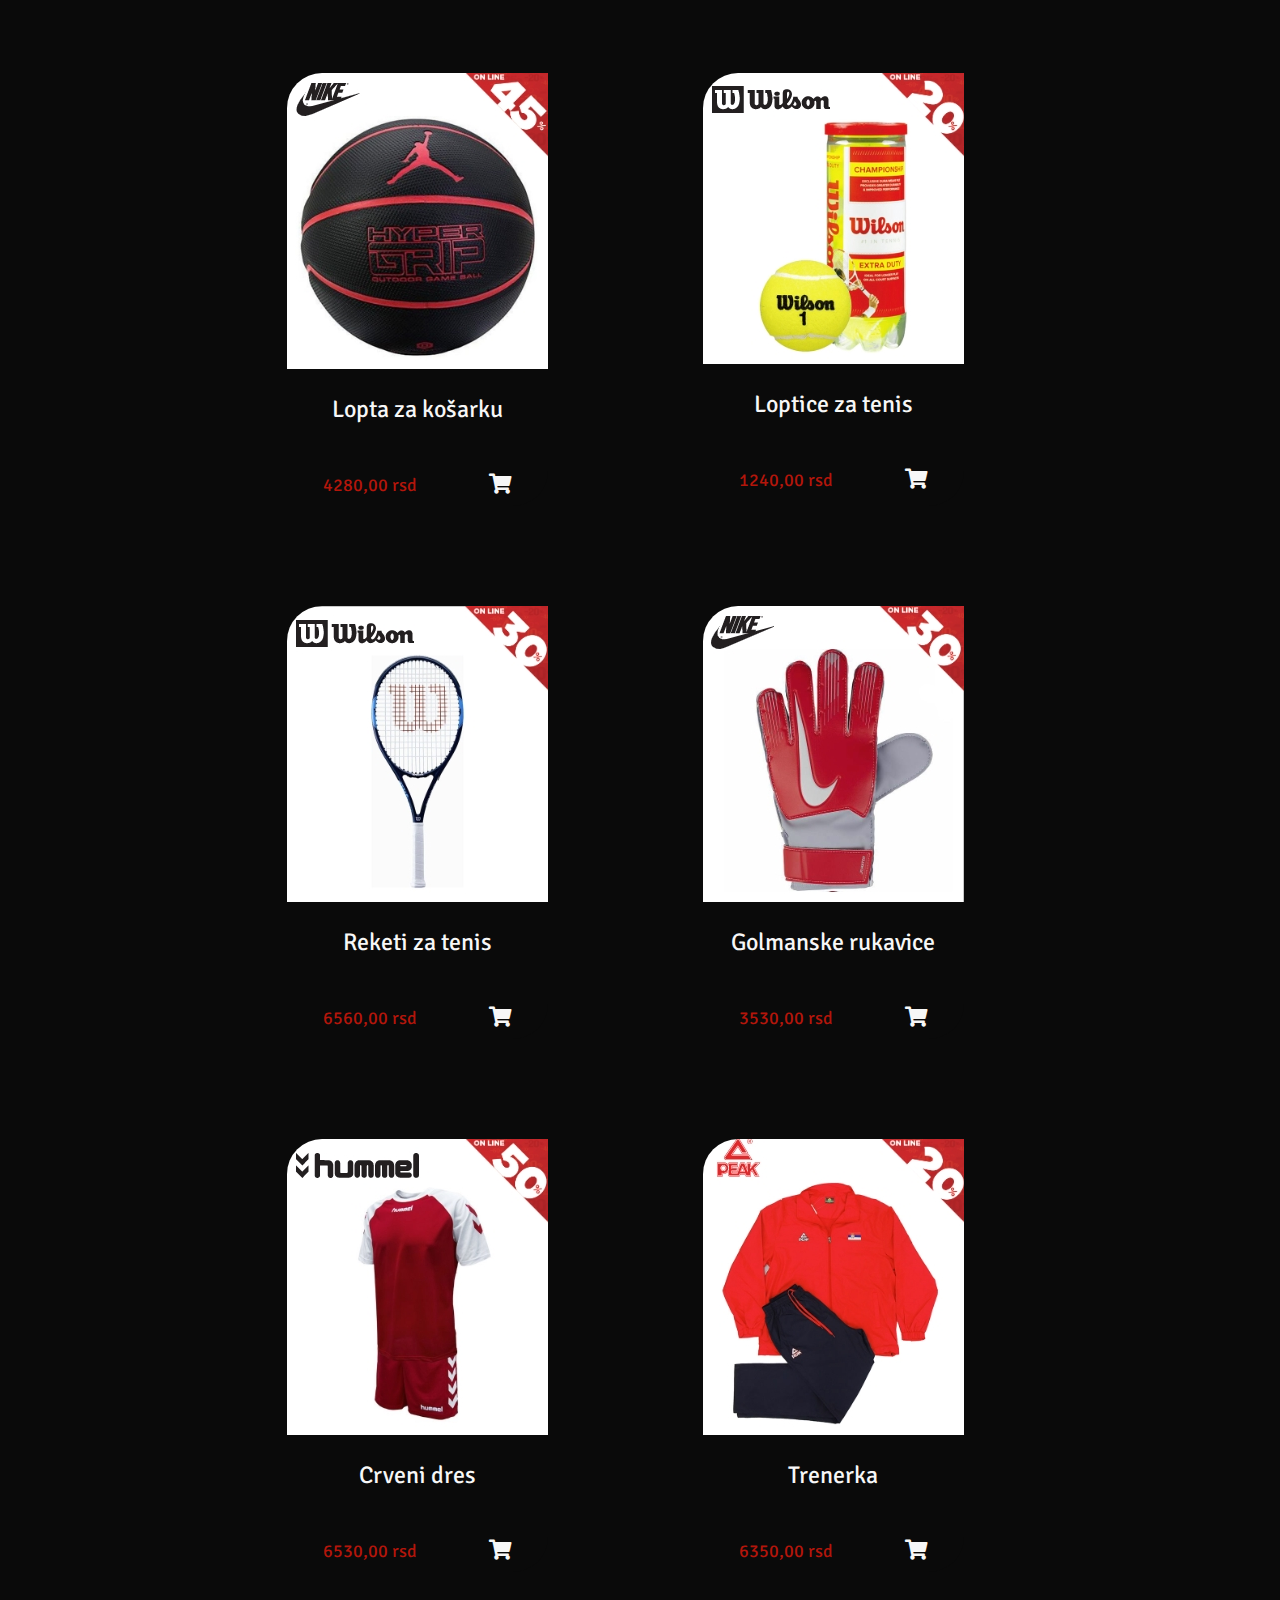
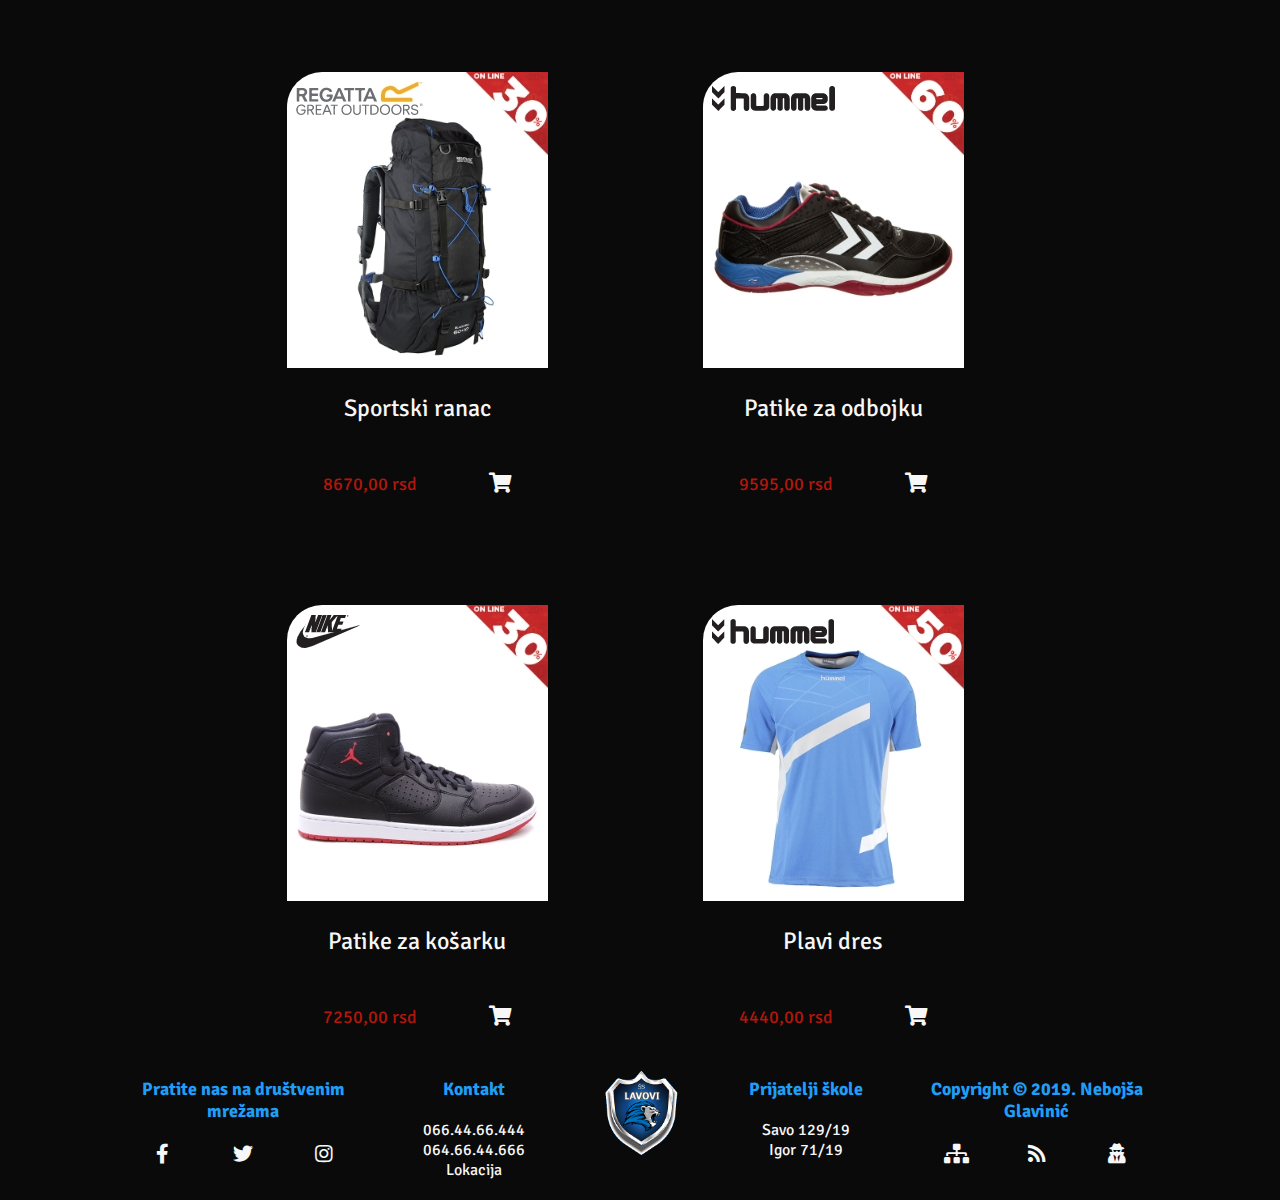
<file: oprema.html>
<!DOCTYPE html>
<html lang="sr-Latn-RS">
	<head>
		<meta charset="utf-8">
		<meta name="viewport" content="width=device-width, initial-scale=1.0">
		<meta http-equiv="X-UA-Compatible" content="ie=edge">
		<meta name="keywords" content="sport, fudbal, kosarka, odbojka, tenis">
		<meta name="description" content="Najbolja škola sporta. Upišite svoje dete u neku od naših škola fudbala, košarke, odbojke i tenisa.">
		<meta name="author" content="Nebojša Glavinić">
		<link rel="shortcut icon" href="img/favicon.ico" type="icon/ico">
		<link href="https://fonts.googleapis.com/css?family=Signika:300,400,600&display=swap&subset=latin-ext" rel="stylesheet">
		<!-- <link rel="stylesheet" href="assets/webIcons/all.css"> -->
		<link href="https://cdnjs.cloudflare.com/ajax/libs/font-awesome/5.11.2/css/all.css" rel="stylesheet">
		<!--<link rel="stylesheet" href="https://use.fontawesome.com/releases/v5.11.2/css/all.css" integrity="sha384-KA6wR/X5RY4zFAHpv/CnoG2UW1uogYfdnP67Uv7eULvTveboZJg0qUpmJZb5VqzN" crossorigin="anonymous">-->
		<link rel="stylesheet" href="css/style.css" type="text/css">	
		<title>ŠS LAVOVI | Oprema</title>
	</head>
	<body>
		<header id="header">
			<div class="wrapperTop">
				<div id="logo">
					<a href="index.html"><img src="img/logo.png" alt="logo" width="40px"/></a>
				</div>
				<div id="logovanje">
					<ul>
						<li><a href="login.html">Uloguj se</a></li>
						<li><a href="login.html">Registruj se</a></li>
						<li><a><i class="fas fa-shopping-cart"></i></a></li>
					</ul>
				</div>	
			</div>
		</header>
		<nav id="menu">
			<div class="wrapperTop">
					<a href="index.html"><img src="img/logo1.png" width="40px" alt="mali logo"/></a>
				<ul>
					<li><a href="index.html">Početna</a></li>
					<li><a href="skola.html">Škola</a></li>
					<li><a href="oprema.html" class="active">Oprema</a></li>
					<li><a href="kontakt.html">Kontakt</a></li>
				</ul>
				<a href="autor.html"><i class="fas fa-user-secret"></i></a>
			</div>
		</nav>
		<main id="content">
			<section id="welNote">
				<h1>Oprema</h1>
				<h2>Samo za prave ljubitelje sporta</h2>
				<p>Obradujte svoje mališane nekim od naših proizvoda</p>
			</section>
			<!--<div id="bgImg">
				<div class="ls"><img src="img/sprint-nobg.png" alt="slika atletičara"></div>
				<img class="ds"src="img/football-nobg.png" alt="slika fudbalera">
			</div>-->
			<h2 class="h2naslov">PRODAVNICA</h2>
			<section id="prodavnica">
				<figure>
					<img src="img/shop/lopta1.jpg" alt="Lopta za fudbal"/></br></br>
					<figcaption>Lopta za fudbal</figcaption></br></br>
					<div class="captPro">
						<p>7500,00 rsd</p>
						<a><i class="fas fa-shopping-cart"></i></a>
					</div>
				</figure>	
				<figure>
					<img src="img/shop/lopta2.jpg" alt="Lopta za fudbal"/></br></br>
					<figcaption>Lopta za fudbal</figcaption></br></br>
					<div class="captPro">
						<p>3750,00 rsd</p>
						<a><i class="fas fa-shopping-cart"></i></a>
					</div>
				</figure>
				<figure>
					<img src="img/shop/lopta3.jpg" alt="Lopta za fudba"/></br></br>
					<figcaption>Lopta za fudbal</figcaption></br></br>
					<div class="captPro">
						<p>6530,00 rsd</p>
						<a><i class="fas fa-shopping-cart"></i></a>
					</div>
				</figure>	
				<figure>
					<img src="img/shop/lopta4.jpg" alt="Lopta za odbojku"/></br></br>
					<figcaption>Lopta za odbojku</figcaption></br></br>
					<div class="captPro">
						<p>2530,00 rsd</p>
						<a><i class="fas fa-shopping-cart"></i></a>
					</div>
				</figure>	
				<figure>
					<img src="img/shop/lopta5.jpg" alt="Lopta za košarku"/></br></br>
					<figcaption>Lopta za košarku</figcaption></br></br>
					<div class="captPro">
						<p>4280,00 rsd</p>
						<a><i class="fas fa-shopping-cart"></i></a>
					</div>
				</figure>
				<figure>
					<img src="img/shop/loptice1.jpg" alt="Loptice za tenis"/></br></br>
					<figcaption>Loptice za tenis</figcaption></br></br>
					<div class="captPro">
						<p>1240,00 rsd</p>
						<a><i class="fas fa-shopping-cart"></i></a>
					</div>
				</figure>
				<figure>
					<img src="img/shop/reketi1.jpg" alt="Reketi za tenis"/></br></br>
					<figcaption>Reketi za tenis</figcaption></br></br>
					<div class="captPro">
						<p>6560,00 rsd</p>
						<a><i class="fas fa-shopping-cart"></i></a>
					</div>
				</figure>
				<figure>
					<img src="img/shop/rukavice1.jpg" alt="Golmanske rukavice"/></br></br>
					<figcaption>Golmanske rukavice</figcaption></br></br>
					<div class="captPro">
						<p>3530,00 rsd</p>
						<a><i class="fas fa-shopping-cart"></i></a>
					</div>
				</figure>
				<figure>
					<img src="img/shop/dres1.jpg" alt="Crveni dres"/></br></br>
					<figcaption>Crveni dres </figcaption></br></br>
					<div class="captPro">
						<p>6530,00 rsd</p>
						<a><i class="fas fa-shopping-cart"></i></a>
					</div>
				</figure>
				<figure>
					<img src="img/shop/trenerka1.jpg" alt="Trenerka"/></br></br>
					<figcaption>Trenerka</figcaption></br></br>
					<div class="captPro">
						<p>6350,00 rsd</p>
						<a><i class="fas fa-shopping-cart"></i></a>
					</div>
				</figure>
				<figure>
				<img src="img/shop/ranac1.jpg" alt="Sportski ranac"/></br></br>
					<figcaption>Sportski ranac</figcaption></br></br>
					<div class="captPro">
						<p>8670,00 rsd</p>
						<a><i class="fas fa-shopping-cart"></i></a>
					</div>
				</figure>
				<figure>
				<img src="img/shop/patike1.jpg" alt="Patike za odbojku"/></br></br>
					<figcaption>Patike za odbojku</figcaption></br></br>
					<div class="captPro">
						<p>9595,00 rsd</p>
						<a><i class="fas fa-shopping-cart"></i></a>
					</div>
				</figure>
				<figure>
				<img src="img/shop/patike2.jpg" alt="Crne patike za košarku nike"/></br></br>
					<figcaption>Patike za košarku</figcaption></br></br>
					<div class="captPro">
						<p>7250,00 rsd</p>
						<a><i class="fas fa-shopping-cart"></i></a>
					</div>
				</figure>
				<figure>
				<img src="img/shop/dres2.jpg" alt="Plavi hummel dres"/></br></br>
					<figcaption>Plavi dres</figcaption></br></br>
					<div class="captPro">
						<p>4440,00 rsd</p>
						<a><i class="fas fa-shopping-cart"></i></a>
					</div>
				</figure>
			</section>	
		</main>
		<footer id="footer">
			<div id="footWrap">
				<nav class="qLink">
					<h3>Pratite nas na društvenim mrežama</h3>
					<ul>
						<li><a href="https://www.facebook.com/ss.lavovi/" target="_blank"><i class="fab fa-facebook-f"></i></a></li>
						<li><a href="https://twitter.com/LavoviSkola/" target="_blank"><i class="fab fa-twitter"></i></a></li>
						<li><a href="https://www.instagram.com/ss.lavovi/" target="_blank"><i class="fab fa-instagram"></i></a></li>
					</ul>
				</nav>
				<nav class="qLink">
					<h3>Kontakt</h3>
					<ul class="partner">
						<li><a href="tel:+381664466444">066.44.66.444</a></li>
						<li><a href="tel:+381646644666">064.66.44.666</a></li>
						<li><a href="kontakt.html#mapa">Lokacija</a></li>
					</ul>
				</nav>
				<a href="index.html"><img height="120" src="img/logo.png" alt="logo"/></a>
				<nav class="qLink">
					<h3>Prijatelji škole</h3>
					<ul class="partner">
						<li><a>Savo 129/19</a></li>
						<li><a>Igor 71/19</a></li>
					</ul>
				</nav>	
				<nav class="qLink">
					<h3>Copyright &copy 2019. Nebojša Glavinić</h3>	
					<ul>
						<li><a href="sitemap.xml" target="_blank"><i class="fas fa-sitemap"></i></a></li>
						<li><a href="rss.xml" target="_blank"><i class="fas fa-rss"></i></a></li>
						<li><a href="autor.html"><i class="fas fa-user-secret"></i></a></li>
					</ul>
				</nav>	
			</div>
		</footer>
	</body>
</html>
</file>
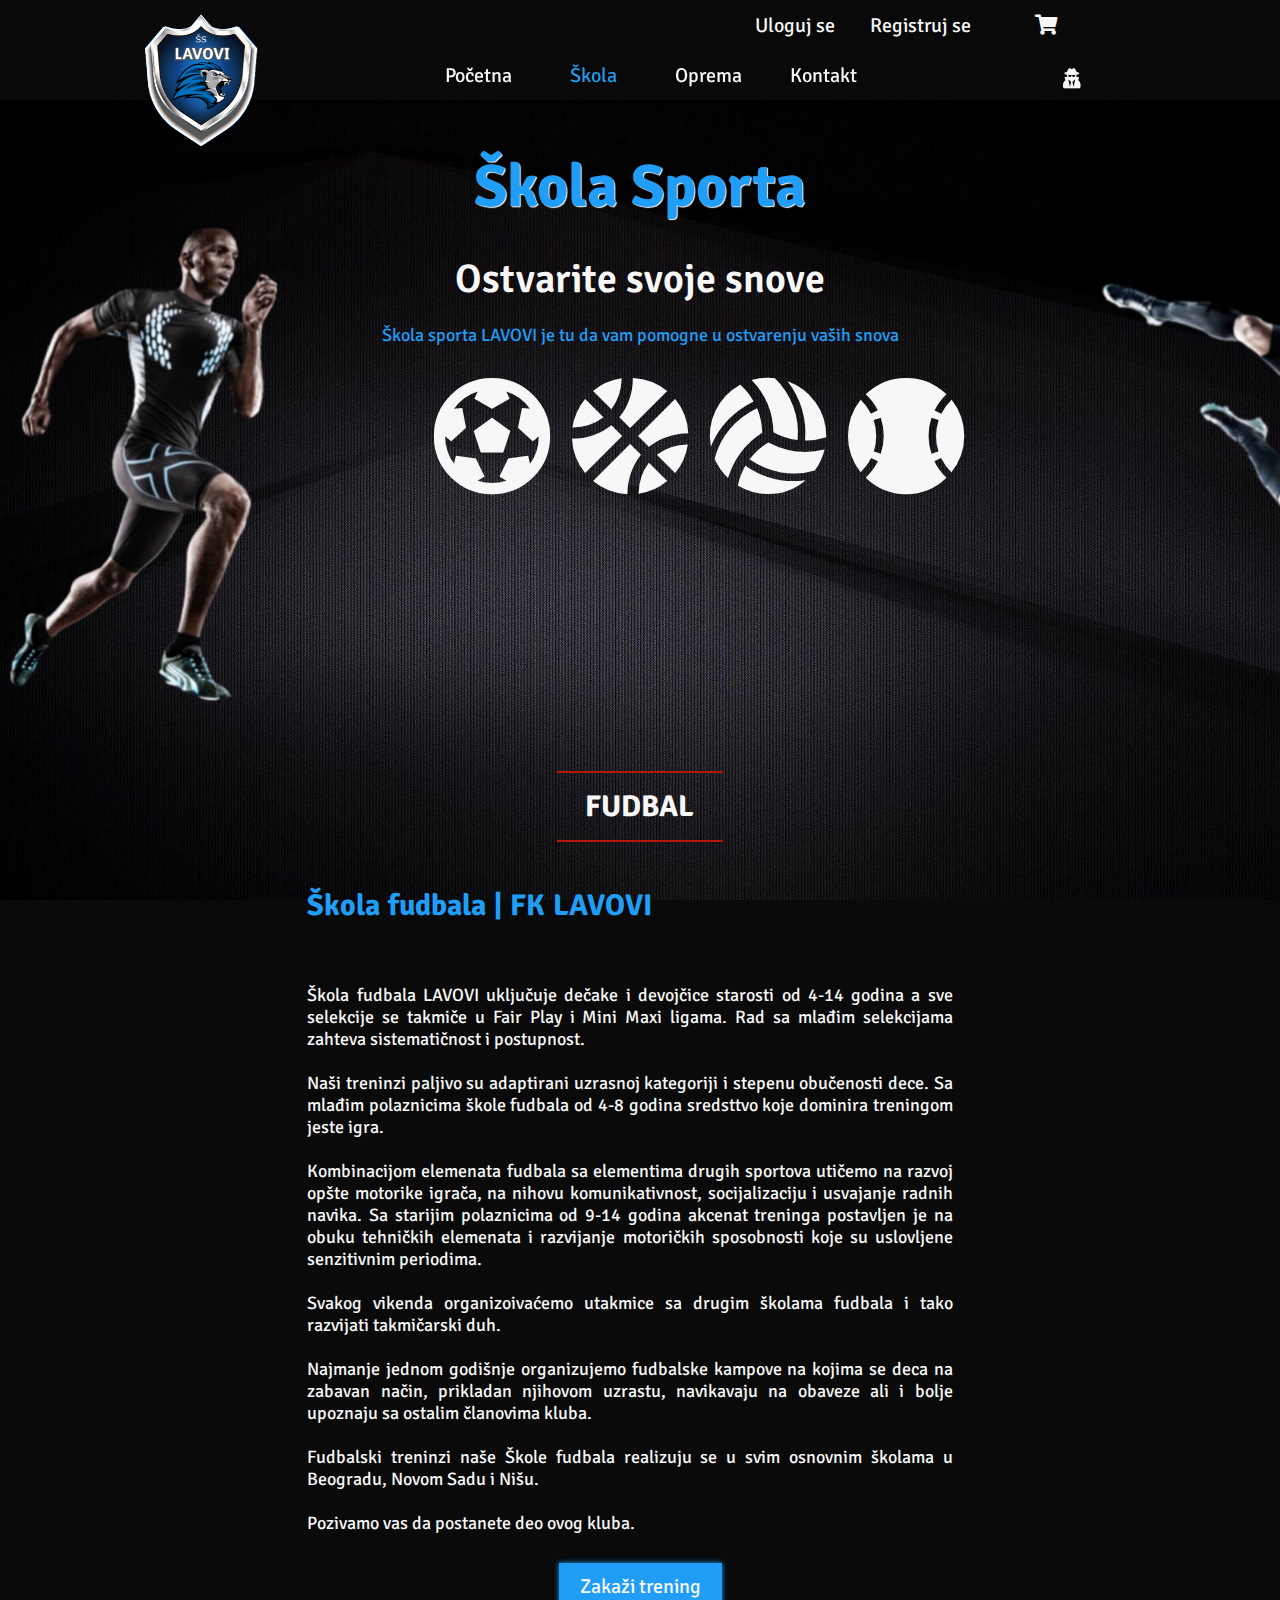
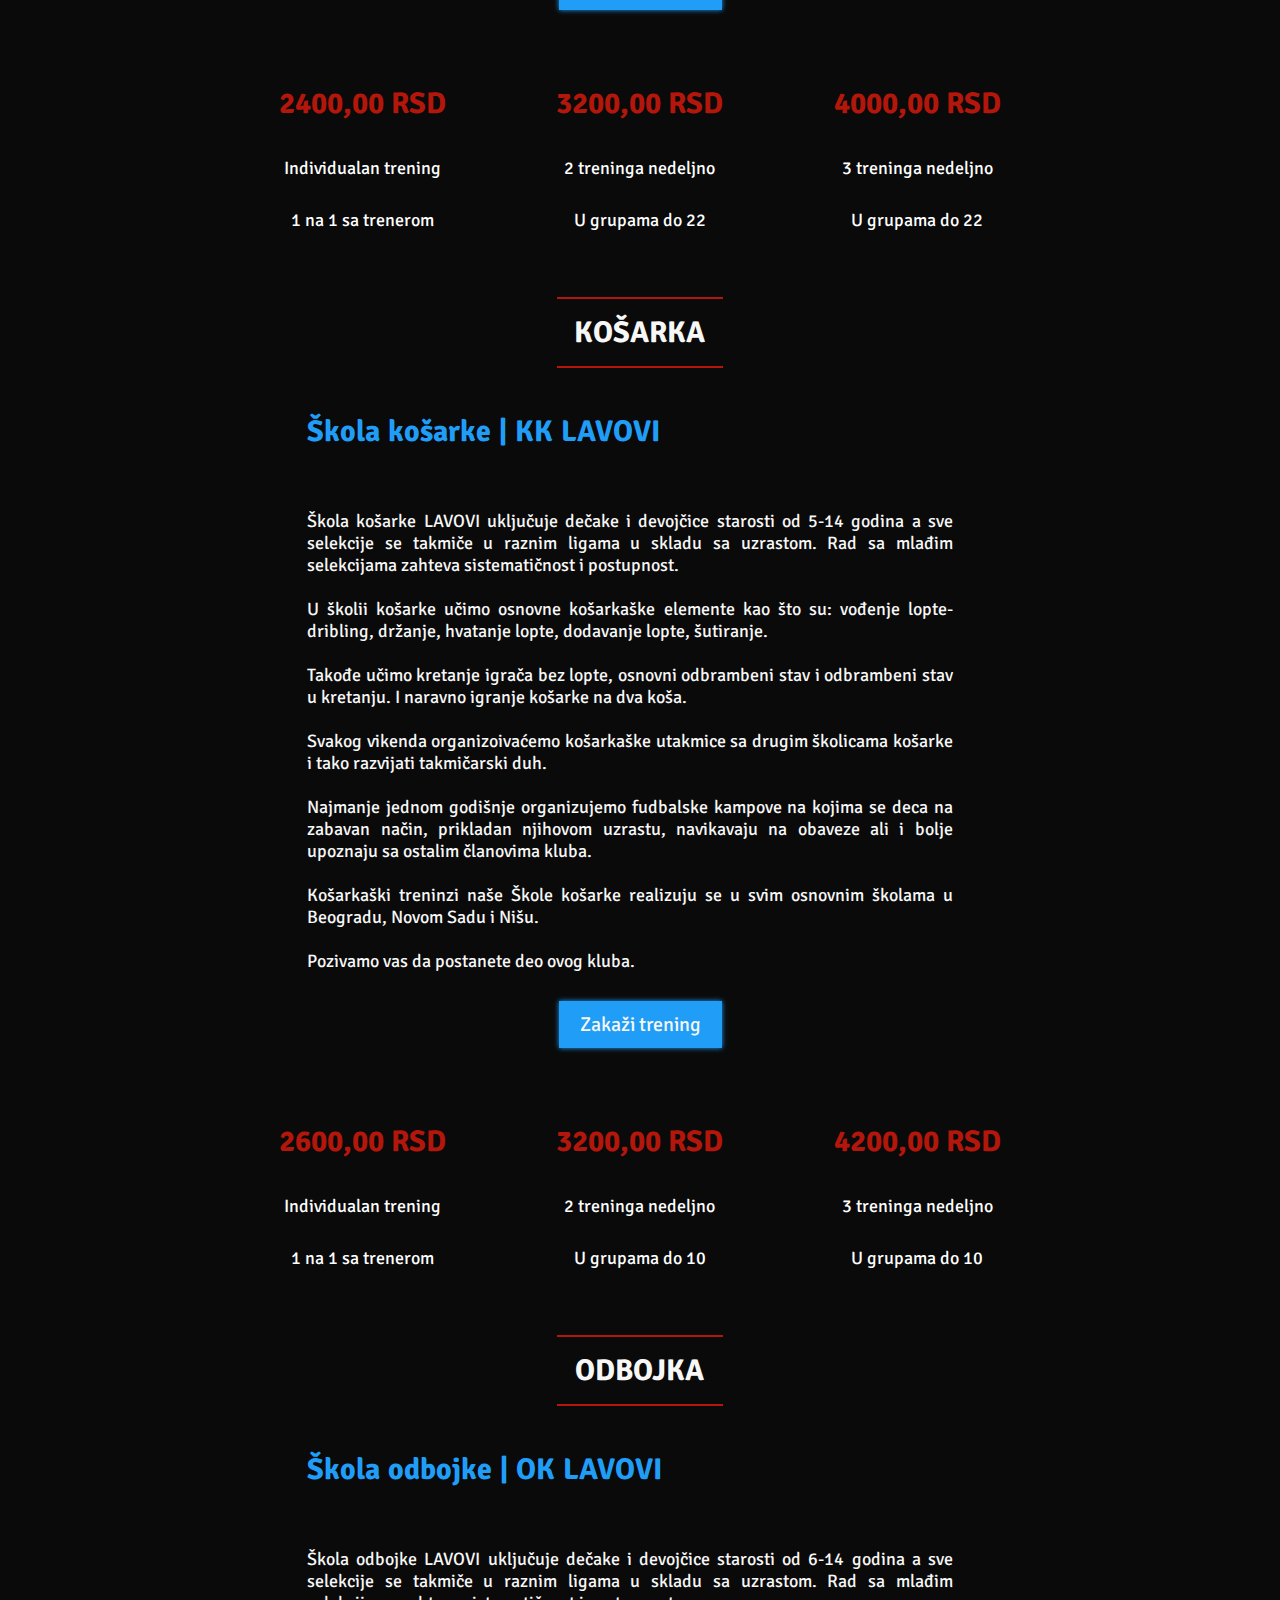
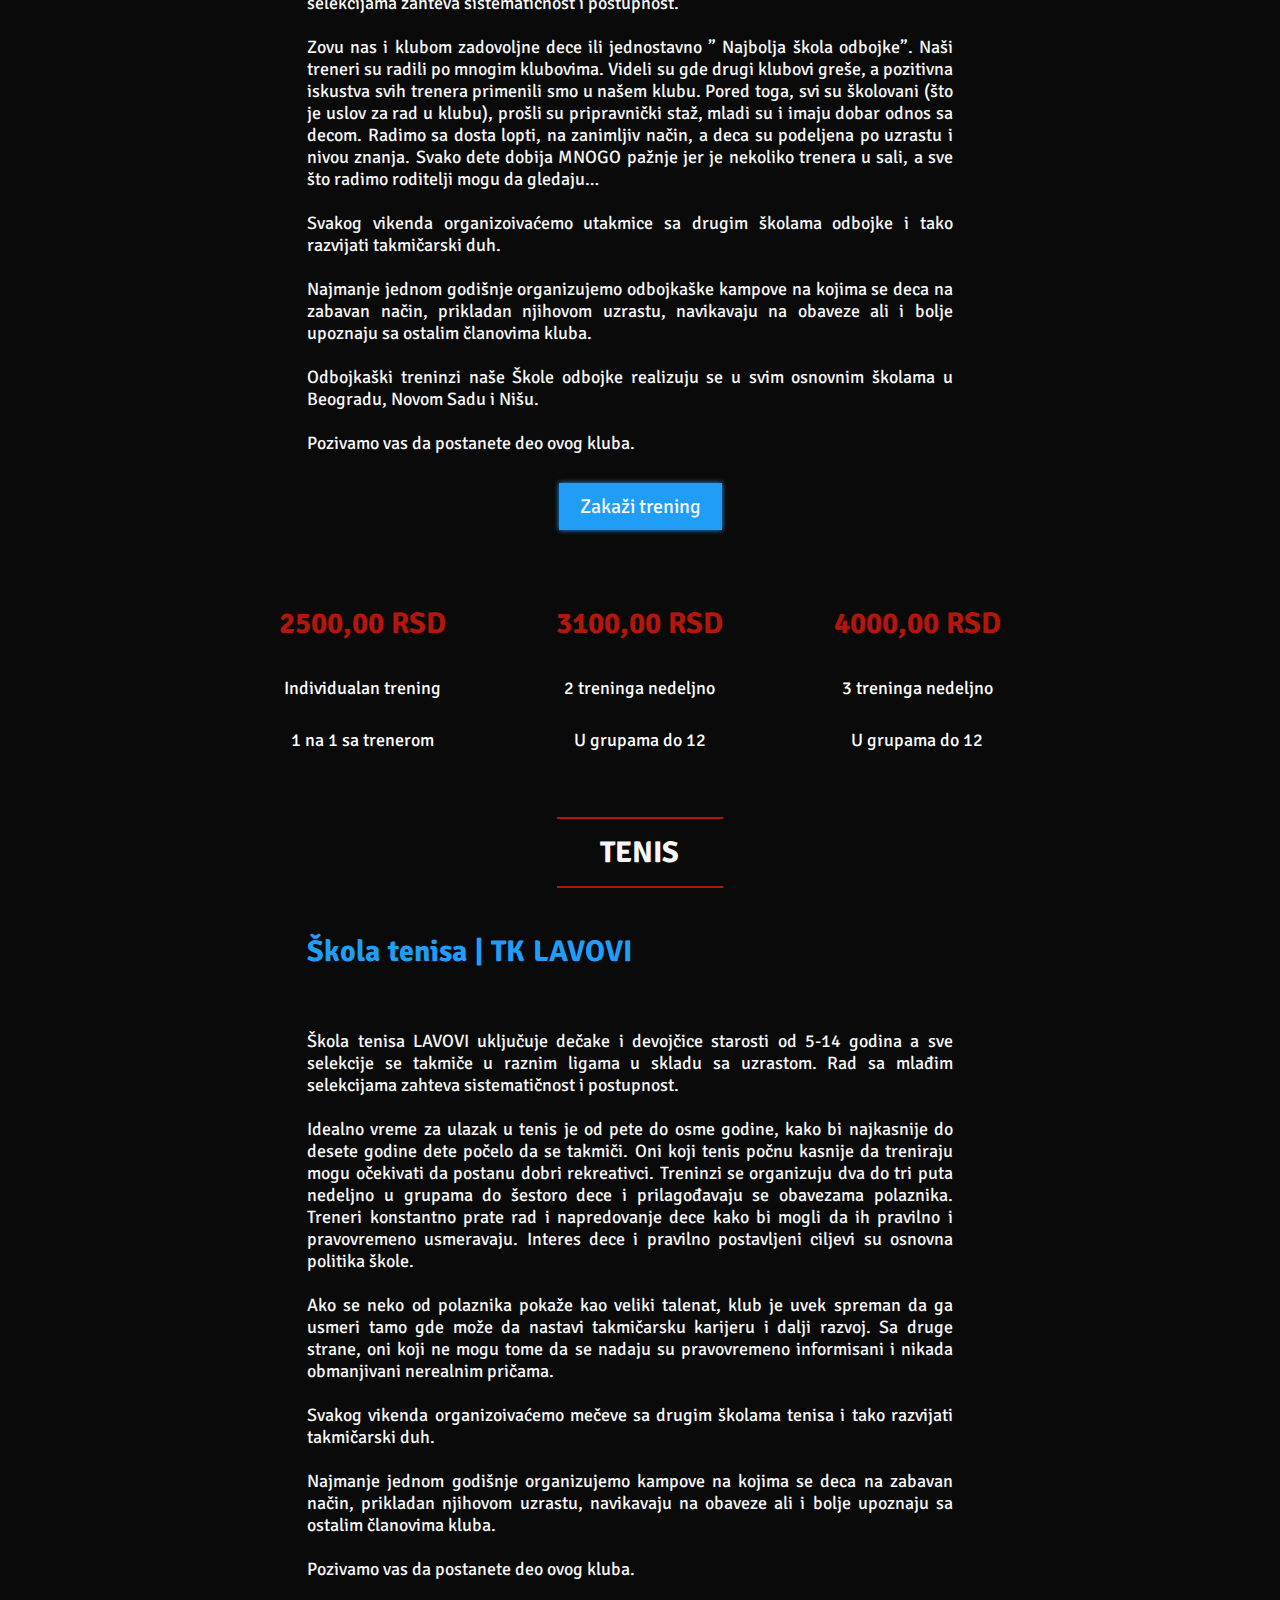
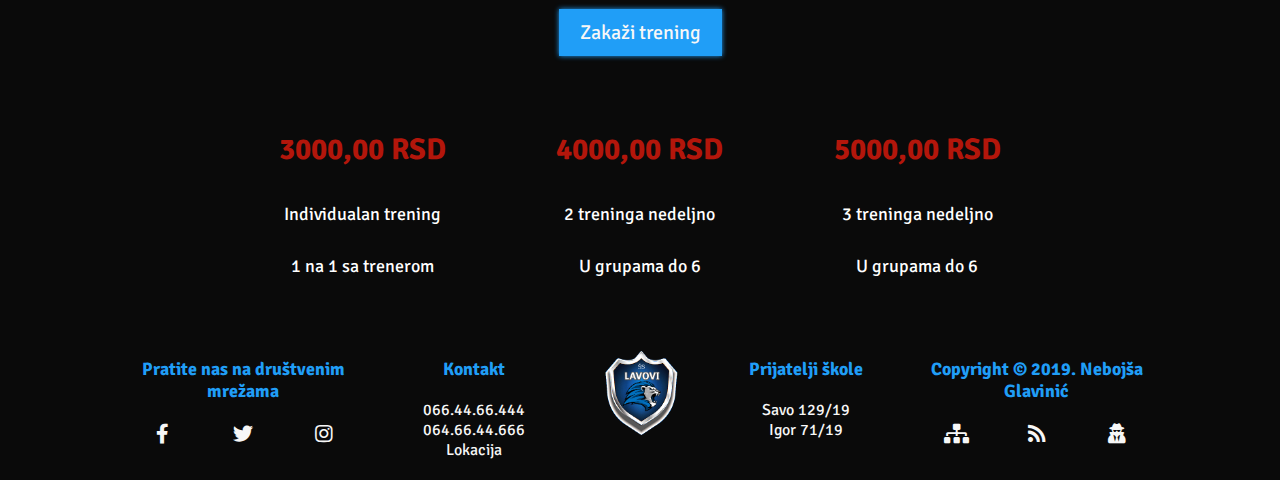
<file: skola.html>
<!DOCTYPE html>
<html lang="sr-Latn-RS">
	<head>
		<meta charset="utf-8">
		<meta name="viewport" content="width=device-width, initial-scale=1.0">
		<meta http-equiv="X-UA-Compatible" content="ie=edge">
		<meta name="keywords" content="sport, fudbal, kosarka, odbojka, tenis">
		<meta name="description" content="Najbolja škola sporta. Upišite svoje dete u neku od naših škola fudbala, košarke, odbojke i tenisa.">
		<meta name="author" content="Nebojša Glavinić">
		<link rel="shortcut icon" href="img/favicon.ico" type="icon/ico">
		<link href="https://fonts.googleapis.com/css?family=Signika:300,400,600&display=swap&subset=latin-ext" rel="stylesheet">
		<link href="https://cdnjs.cloudflare.com/ajax/libs/font-awesome/5.11.2/css/all.css" rel="stylesheet">
		<!--<link rel="stylesheet" href="assets/webIcons/all.css">-->
		<!--<link rel="stylesheet" href="https://use.fontawesome.com/releases/v5.11.2/css/all.css" integrity="sha384-KA6wR/X5RY4zFAHpv/CnoG2UW1uogYfdnP67Uv7eULvTveboZJg0qUpmJZb5VqzN" crossorigin="anonymous">-->
		<link rel="stylesheet" href="css/style.css" type="text/css">	
		<title>ŠS LAVOVI | Škola</title>
	</head>
	<body>
		<header id="header">
			<div class="wrapperTop">
				<div id="logo">
					<a href="index.html"><img src="img/logo.png" alt="logo" width="40px"/></a>
				</div>
				<div id="logovanje">
					<ul>
						<li><a href="login.html">Uloguj se</a></li>
						<li><a href="login.html">Registruj se</a></li>
						<li><a><i class="fas fa-shopping-cart"></i></a></li>
					</ul>
				</div>	
			</div>
		</header>		
		<nav id="menu">
			<div class="wrapperTop">
				<a href="index.html"><img src="img/logo1.png" width="40px" alt="mali logo"/></a>
				<ul>
					<li><a href="index.html">Početna</a></li>
					<li><a class="active" href="skola.html">Škola</a></li>
					<li><a href="oprema.html">Oprema</a></li>
					<li><a href="kontakt.html">Kontakt</a></li>
				</ul>
				<a href="autor.html"><i class="fas fa-user-secret"></i></a>
			</div>
		</nav>
		<main id="content">
			<section id="welNote">
				<h1>Škola Sporta</h1>
				<h2>Ostvarite svoje snove</h2>
				<p>Škola sporta LAVOVI je tu da vam pomogne u ostvarenju vaših snova</p>
				<div id="anime">
					<a href="#fudbal"><i class="ball fball fas fa-futbol"></i></a>
					<a href="#kosarka"><i class="ball bball fas fa-basketball-ball"></i></a>			
					<a href="#odbojka"><i class="ball vball fas fa-volleyball-ball"></i></a>
					<a href="#tenis"><i class="ball tball fas fa-baseball-ball"></i></a>	
				</div>			
			</section>
			<section id="fudbal">
				<h2 class="h2naslov">FUDBAL</h2>
				<article class="cenovnik">
					<div class="opis">
						<h2 class="h2left">Škola fudbala | FK LAVOVI</h2></br>
						<p class="jusText">Škola fudbala LAVOVI uključuje dečake i devojčice starosti od 4-14 godina a sve selekcije se takmiče u Fair Play i Mini Maxi ligama. Rad sa mlađim selekcijama zahteva sistematičnost i postupnost.</br></br>
						Naši treninzi paljivo su adaptirani uzrasnoj kategoriji i stepenu obučenosti dece. Sa mlađim polaznicima škole fudbala od 4-8 godina sredsttvo koje dominira treningom jeste igra.</br></br>
						Kombinacijom elemenata fudbala sa elementima drugih sportova utičemo na razvoj opšte motorike igrača, na nihovu komunikativnost, socijalizaciju i usvajanje radnih navika. Sa starijim polaznicima od 9-14 godina akcenat treninga postavljen je na obuku tehničkih elemenata i razvijanje motoričkih sposobnosti koje su uslovljene senzitivnim periodima.</br></br>
						Svakog vikenda organizoivaćemo  utakmice sa drugim školama fudbala i tako razvijati takmičarski duh.</br></br>
						Najmanje jednom godišnje organizujemo fudbalske kampove na kojima se deca na zabavan način, prikladan njihovom uzrastu, navikavaju na obaveze ali i bolje upoznaju sa ostalim članovima kluba.</br></br>
						Fudbalski treninzi naše Škole fudbala realizuju se u svim osnovnim školama u Beogradu, Novom Sadu i Nišu.</br></br>
						Pozivamo vas da postanete deo ovog kluba.						
						</p></br>		
					</div>
				</article>
					<a class="button z" href="kontakt.html">Zakaži trening</a></br></br></br></br>					
				<article class="cenovnik">	
					<div class="cene bg">
						<h2>2400,00 RSD</h2></br>
						<p>Individualan trening</p>
						<p>1 na 1 sa trenerom</p>
					</div>
					<div class="cene bg">
						<h2>3200,00 RSD</h2></br>
						<p class="shadow">2 treninga nedeljno</p>
						<p class="shadow">U grupama do 22 </p>
					</div>
					<div class="cene bg">
						<h2>4000,00 RSD</h2></br>
						<p>3 treninga nedeljno</p>
						<p>U grupama do 22 </p>
					</div>
				</article>
			</section>
			<section id="kosarka">
				<h2 class="h2naslov">KOŠARKA</h2>
				<article class="cenovnik">
					<div class="opis">
						<h2 class="h2left">Škola košarke | KK LAVOVI</h2></br>
						<p class="jusText">Škola košarke LAVOVI uključuje dečake i devojčice starosti od 5-14 godina a sve selekcije se takmiče u raznim ligama u skladu sa uzrastom. Rad sa mlađim selekcijama zahteva sistematičnost i postupnost.</br></br>
						U školii košarke učimo osnovne košarkaške elemente kao što su: vođenje lopte-dribling, držanje, hvatanje lopte, dodavanje lopte, šutiranje.</br></br>
						Takođe učimo kretanje igrača bez lopte, osnovni odbrambeni stav i odbrambeni stav u kretanju. I naravno igranje košarke na dva koša.</br></br>
						Svakog vikenda organizoivaćemo košarkaške utakmice sa drugim školicama košarke i tako razvijati takmičarski duh.</br></br>
						Najmanje jednom godišnje organizujemo fudbalske kampove na kojima se deca na zabavan način, prikladan njihovom uzrastu, navikavaju na obaveze ali i bolje upoznaju sa ostalim članovima kluba.</br></br>
						Košarkaški treninzi naše Škole košarke realizuju se u svim osnovnim školama u Beogradu, Novom Sadu i Nišu.</br></br>
						Pozivamo vas da postanete deo ovog kluba.
						</p></br>
						<a class="button z" href="kontakt.html">Zakaži trening</a></br></br></br></br>
					</div>	
				</article>					
				<article class="cenovnik">	
					<div class="cene bg">
						<h2>2600,00 RSD</h2></br>
						<p>Individualan trening</p>
						<p>1 na 1 sa trenerom</p>
					</div>
					<div class="cene bg">
						<h2>3200,00 RSD</h2></br>
						<p class="shadow">2 treninga nedeljno</p>
						<p class="shadow">U grupama do 10</p>
					</div>
					<div class="cene bg">
						<h2>4200,00 RSD</h2></br>
						<p>3 treninga nedeljno</p>
						<p>U grupama do 10 </p>
					</div>
				</article>
			</section>
			<section id="odbojka">
				<h2 class="h2naslov">ODBOJKA</h2>
				<article class="cenovnik">
					<div class="opis">
						<h2 class="h2left">Škola odbojke | OK LAVOVI</h2></br>
						<p class="jusText">Škola odbojke LAVOVI uključuje dečake i devojčice starosti od 6-14 godina a sve selekcije se takmiče u raznim ligama u skladu sa uzrastom. Rad sa mlađim selekcijama zahteva sistematičnost i postupnost.</br></br>
						Zovu nas i klubom zadovoljne dece ili jednostavno ” Najbolja škola odbojke”. Naši treneri su radili po mnogim klubovima. Videli su gde drugi klubovi greše, a pozitivna iskustva svih trenera primenili smo u našem klubu. Pored toga, svi su školovani (što je uslov za rad u klubu), prošli su pripravnički staž, mladi su i imaju dobar odnos sa decom. Radimo sa dosta lopti, na zanimljiv način, a deca su podeljena po uzrastu i nivou znanja. Svako dete dobija MNOGO pažnje jer je nekoliko trenera u sali, a sve što radimo roditelji mogu da gledaju…</br></br>
						Svakog vikenda organizoivaćemo utakmice sa drugim školama odbojke i tako razvijati takmičarski duh.</br></br>
						Najmanje jednom godišnje organizujemo odbojkaške kampove na kojima se deca na zabavan način, prikladan njihovom uzrastu, navikavaju na obaveze ali i bolje upoznaju sa ostalim članovima kluba.</br></br>
						Odbojkaški treninzi naše Škole odbojke realizuju se u svim osnovnim školama u Beogradu, Novom Sadu i Nišu.</br></br>Pozivamo vas da postanete deo ovog kluba.</p></br>
						<a class="button z" href="kontakt.html">Zakaži trening</a></br></br></br></br>
					</div>	
				</article>					
				<article class="cenovnik">	
					<div class="cene bg">
						<h2>2500,00 RSD</h2></br>
						<p>Individualan trening</p>
						<p>1 na 1 sa trenerom </p>
					</div>
					<div class="cene bg">
						<h2>3100,00 RSD</h2></br>
						<p class="shadow">2 treninga nedeljno</p>
						<p class="shadow">U grupama do 12 </p>
					</div>
					<div class="cene bg">
						<h2>4000,00 RSD</h2></br>
						<p>3 treninga nedeljno</p>
						<p>U grupama do 12 </p>
					</div>
				</article>
			</section>
			<section id="tenis">
				<h2 class="h2naslov">TENIS</h2>
				<article class="cenovnik">
					<div class="opis">
						<h2 class="h2left">Škola tenisa | TK LAVOVI</h2></br>
						<p class="jusText">Škola tenisa LAVOVI uključuje dečake i devojčice starosti od 5-14 godina a sve selekcije se takmiče u raznim ligama u skladu sa uzrastom. Rad sa mlađim selekcijama zahteva sistematičnost i postupnost.</br></br>
						Idealno vreme za ulazak u tenis je od pete do osme godine, kako bi najkasnije do desete godine dete počelo da se takmiči. Oni koji tenis počnu kasnije da treniraju mogu očekivati da postanu dobri rekreativci. Treninzi se organizuju dva do tri puta nedeljno u grupama do šestoro dece i prilagođavaju se obavezama polaznika. Treneri konstantno prate rad i napredovanje dece kako bi mogli da ih pravilno i pravovremeno usmeravaju. Interes dece i pravilno postavljeni ciljevi su osnovna politika škole.</br></br>
						Ako se neko od polaznika pokaže kao veliki talenat, klub je uvek spreman da ga usmeri tamo gde može da nastavi takmičarsku karijeru i dalji razvoj. Sa druge strane, oni koji ne mogu tome da se nadaju su pravovremeno informisani i nikada obmanjivani nerealnim pričama.</br></br>
						Svakog vikenda organizoivaćemo mečeve sa drugim školama tenisa i tako razvijati takmičarski duh.</br></br>
						Najmanje jednom godišnje organizujemo kampove na kojima se deca na zabavan način, prikladan njihovom uzrastu, navikavaju na obaveze ali i bolje upoznaju sa ostalim članovima kluba.</br></br>
						Pozivamo vas da postanete deo ovog kluba.</p></br>
						<a class="button z" href="kontakt.html">Zakaži trening</a></br></br></br></br>
					</div>	
				</article>					
				<article class="cenovnik">	
					<div class="cene bg">
						<h2>3000,00 RSD</h2></br>
						<p>Individualan trening</p>
						<p>1 na 1 sa trenerom</p>
					</div>
					<div class="cene bg">
						<h2>4000,00 RSD</h2></br>
						<p class="shadow">2 treninga nedeljno</p>
						<p class="shadow">U grupama do 6 </p>
					</div>
					<div class="cene bg">
						<h2>5000,00 RSD</h2></br>
						<p>3 treninga nedeljno</p>
						<p>U grupama do 6 </p>
					</div>
				</article>
			</section>
		</main>	
		<footer id="footer">
			<div id="footWrap">
				<nav class="qLink">
					<h3>Pratite nas na društvenim mrežama</h3>
					<ul>
						<li><a href="https://www.facebook.com/ss.lavovi/" target="_blank"><i class="fab fa-facebook-f"></i></a></li>
						<li><a href="https://twitter.com/LavoviSkola/" target="_blank"><i class="fab fa-twitter"></i></a></li>
						<li><a href="https://www.instagram.com/ss.lavovi/" target="_blank"><i class="fab fa-instagram"></i></a></li>
					</ul>
				</nav>
				<nav class="qLink">
					<h3>Kontakt</h3>
					<ul class="partner">
						<li><a href="tel:+381664466444">066.44.66.444</a></li>
						<li><a href="tel:+381646644666">064.66.44.666</a></li>
						<li><a href="kontakt.html#mapa">Lokacija</a></li>
					</ul>
				</nav>
				<a href="index.html"><img height="120" src="img/logo.png" alt="logo"></a>
				<nav class="qLink">
					<h3>Prijatelji škole</h3>
					<ul class="partner">
						<li><a>Savo 129/19</a></li>
						<li><a>Igor 71/19</a></li>
					</ul>
				</nav>	
				<nav class="qLink">
					<h3>Copyright &copy 2019. Nebojša Glavinić</h3>	
					<ul>
						<li><a href="sitemap.xml" target="_blank"><i class="fas fa-sitemap"></i></a></li>
						<li><a href="rss.xml" target="_blank"><i class="fas fa-rss"></i></a></li>
						<li><a href="autor.html"><i class="fas fa-user-secret"></i></a></li>
					</ul>
				</nav>	
			</div>
		</footer>	
	</body>
</html>
</file>
<file: css/style.css>
/*@font-face{
	font-family: 'Signika', sans-serif;
	src: url("../assets/fonts/signika/Signika-Regular.ttf") format("truetype");
}*/

*{
	margin: 0px;
	padding: 0px;
	box-sizing:border-box;

}
body{
	margin:0 auto;
	background-color:rgba(10, 10, 10, 1);
	background-image: url("../img/bg3.jpg");
	background-repeat: no-repeat;
	background-size:cover;
	background-attachment:fixed;
	font-family: 'Signika', sans-serif;
	text-align:center;
}
/**************************  General  ***********************/

p{
	font-size:18px;
	color:#f7f7f7;
}
h1{
	font-size:60px;
	color:#f7f7f7;
	color:#209ef7;
	text-shadow:1px 1px 1px #f7f7f7;
	padding:20px 0px;
}
h3{
	font-size:18px;
	color:#209ef7;
}
.fas, .fab, .fa{
	font-size:20px;
}
.cleaner{
	clear:both;
}
#content{
	margin:0 auto;
	width:65%;
}
.wrapper{
	width:60%;
	margin:0 auto;
}


.wrapperTop{
	position:relative;
	margin:0 auto;
	width:72%;
	display: flex;
	flex-direction: row;
	justify-content: space-between;
	align-items: center;
	height:50px;
}

ul{	
	list-style-type:none;
	display:flex;
	justify-content:center;
}
ul li{
	min-width:35%;
}

ul li a{
	font-size:20px;
}
a{
	color: #f7f7f7;
	text-decoration:none;
}
a:hover{
	color: #209ef7;
	cursor: pointer;
}
.active{
	color:#209ef7;
}
.lborder{
	border-left: 1px solid #f7f7f7;
}
.h2w{
	color:#f7f7f7;
	font-size:30px;
}
.h2left, .h2right{
	font-size: 30px;
	word-spacing: 1px;
	text-align:left;
	padding:20px 0px;
	color:#209ef7;
}
.h2right{
	text-align:right;
}


/******************************* HEADER ********************/
#header{
	background-color:rgba(10, 10, 10, 0.9);
	position:relative;

}
#logo img{
	position:absolute;
	z-index:15;
	top:65px;
}

#logo img{
	transform:scale(4);
}
#logovanje{
	width:360px;	
}
/***********************  NAV ******************************/
#menu{
	background-color:rgba(10, 10, 10, 0.9);
	position:sticky;
	top:0px;
	left:0px;
	z-index:10;
}
#menu ul li a{
	padding:10px;
}

#menu i{
	position:relative;
	left:-20px;
	top:5px;
	
}
#menu img{
	position:relative;
	top:5px;
}
#menu i:hover{
	transform:scale(1.5);
}
#menu ul li a:hover{
	border-bottom:2px solid #209ef7;
}
/********************** Welcome Note **********************/
#welNote{
	padding:30px 0px;

}
#welNote h2{
	font-size:40px;
	margin:0 auto;
	padding:10px 0px;
	color:#f7f7f7;
	font-weight:600;
}
#welNote p{
	color:#209ef7;
	padding:10px 0px;
}
/************************* Animation **********************/

#anime{
	width:50%;
	display:flex;
	flex-direction:row;
	justify-content:space-around;
	margin:20px auto;
	padding-bottom:200px;
}
#anime i{
	font-size:120px; 
}
#anime .ball:hover{
	animation-play-state:paused;
	color:#209ef7;
}

.ball{
	letter-spacing:20px;
	position: relative;
	left:0;
	top:0;
	animation: ball_animation 2s;
	animation-timing-function: linear;
	animation-iteration-count:infinite;
	animation-direction:alternate;
}

@keyframes ball_animation{
	0%{top:20px;}
  100%{top:165px;}
}

.fball{
	animation-delay: 0s;
	
}
.bball{
	animation-delay: .6s;
}
.vball{
	animation-delay: .3s;
}
.tball{
	animation-delay: .9s;
}

/********************** Marquee *****************/
marquee{
	color:#f7f7f7;
}
/**********************  About *******************/
.h2naslov{
	padding:15px;
	color:#f7f7f7;
	font-size:30px; 
	width:20%;
	margin:25px auto;
	border-top: 2px solid #b3160b;
	border-bottom: 2px solid #b3160b;
}

#oNama{
	display:flex;
	flex-direction:row;
	justify-content:space-between;
	
}

.borderL{
	border-left:2px solid #209ef7;
}
.borderR{
	border-right:2px solid #b3160b;
}
.textBox{
	max-width:100%;
	background-color:rgba(10, 10, 10, 0.9);
	padding:0px 5px;
	margin:2px;
}

.textBox h2{
	font-size: 30px;
	word-spacing: 1px;
	color: #209ef7;
}
.textBox p{
	color: #f7f7f7;
	font-variant: lowercase;
	text-transform: none;
	padding:15px;
}
.cIcon{
	color:#f7f7f7;
	margin:20px 0px;
}
.noBg{
	background-color:rgba(10, 10, 10, 0.9);
	width:70%;
	margin-top:20px;
}
/**************** SPORT / mainWaside ******************/

.live{
	width:98%;
	margin:10px auto;
}
.live p{
	font-size:24px;
	padding:10px 0px;
}

.live span{
	color:#b3160b;
}
.sport{
	max-width:99%;
	display:flex;
	flex-direction:row;
	justify-content:space-between;
	border:1px solid rgba(10, 10, 10, 1);
}
.sWrap{
	width:50%;
	display:flex;
	flex-direction:column;
	justify-content:space-around;
	align-items:center;
}


#football{
	background: url("../img/football480p.jpg");
	background-size:cover;
	
}
#basketball{background: url("../img/basketball480p.jpg");
	background-size:cover;
}
#volleyball{
	background: url("../img/volleyball480p.jpg");
	background-size:cover;
	
	
}
#tennis{
	background: url("../img/tennis480p.jpg");
	background-size:cover;
	
	
}
.button{
	max-width:50%;
	border:1px solid #209ef7;
	box-shadow:0px 0px 5px #209ef7;
	background-color:#209ef7;
	margin:20px 0px;
}
.z{
	max-width:100%;
}

a.button{
	font-size:20px;
	padding:10px 20px;
}
a.button:hover{
	color:#209ef7;
	border:1px solid #f7f7f7;
	box-shadow:0px 0px 15px #f7f7f7;
	background-color:#f7f7f7;
}
/*********************** ASIDE ***********************/

#mainWaside{
	margin:0 auto;
	width:100%;
	display:flex;
	flex-direction:row;
	justify-content:space-around;
}
#novosti h2{
	width:50%;
	font-size:30px;
	color:#f7f7f7;
	padding:5px 0px;
	border-bottom:2px solid #b3160b;
	border-top:2px solid #b3160b;
	margin:0 auto;
}

#novosti{
	width:22%;
}
#vesti{
	width:100%;
	padding-top:13px;
	display:flex;
	flex-direction:column;
	justify-content:space-between;
	font-size:40px;
}
.vesti{
	width:100%;
	margin:10px 0;
	padding:3px;
	background-color:rgba(10, 10, 10, 0.9);
	color:#f7f7f7;
	border:1px solid #252525;
							
	
}
.vesti p,.vesti h3,.vesti a{
	font-size:14px;
}
.vesti h3{
	padding:15px 0px;
}
.vesti img{
    max-width:90%;
    max-height:90%;
	padding:5px 0;
}

.newsbtn{
	margin:0 auto;
	color:#b3160b;
}

/****************  TROPHY (@contact, @animation) ***************/
#trophy{
	margin-top:20px;
	display:flex;
	flex-direction:row;
	justify-content:space-around;
	
}
#trophy #imgL{
	position:relative;
	left:-5%;
}
#imgLe, #imgRi{
	position:relative;
	z-index:-2;
	transform:scale(5);
}
#imgLe{
	top:500px;
	left:-200px;
	
}
.deg{
	transform:rotate(-30deg);
}
/***********************  FOOTER  **********************/
footer{
	background-color:rgba(10, 10, 10, 0.9);
	margin-top:20px;
}
#footWrap{
	margin:0px auto;
	width:80%;
	display:flex;
}
.qLink{
	width:100%;
	padding-top:20px;
}

.qLink ul{
	margin:20px 0;	
}
.qLink ul li{
	border:none;
}
#footer i:hover, #header i:hover{
	transform:scale(1.5);
}
.partner{
	flex-direction:column;
}
.partner a{
	font-size:16px;
}
/*******************  KONTAKT.html  ********************/

#formAds{
	float:left;
	margin:80px 0px 0px 10px;
	width:40%;
	display:flex;
	flex-direction:column;
	justify-content:space-between;
}
td {
	min-width:48%;
	height:40px;
}

tbody{
	text-align:left;
}
table{
	width:100%;
}
#formular{
	background-color:rgba(10, 10, 10, 0);
	width:100%;
	color:#f7f7f7;
	padding:10px;
	box-shadow: -10px -10px 5px -9px #209ef7;
	border-radius:20px;
}
#formular h2, #mapa h2{
	margin:10px;
	font-size:30px;
	color:#f7f7f7;
}
input[type=text],select, input[type=password],input[type=email]{
	width:100%;
	height:100%;
	color:rgba(10, 10, 10, 0.9);
	font-size:18px;
	
}
textarea{
	width: 100%;
	resize:none;
	font-size:18px;
	
}
input[type=submit], input[type=reset]{
	width:100%;
	height:100%;
	border: none;
	color:rgba(10, 10, 10, 0.9);
	cursor: pointer;
	font-family: 'Signika', sans-serif;
	text-transform:uppercase;
	font-size:20px;
	font-weight:400;
	
}
input[type=submit]:hover{
	background-color:#209ef7;
}
input[type=reset]:hover{
	border:2px solid #b3160b;
}

input[type=radio],input[type=checkbox]{
	min-width:20%;
	height:60%;
	vertical-align: middle;
	font-size:18px;
}

#pol {
	width:50%;
}
#mapa{
	float:right;
	width:50%;
	margin:80px 10px 0px 0px;
	background-color:rgba(10, 10, 10, 0.1);
	box-shadow: 5px 5px 5px -3px #b3160b;
	border-radius:20px;
}
#mapa h3, #mapa p{
	font-size:20px;
	color:#f7f7f7;
	margin:10px;
}
#mapa span{
	color:#209ef7;
	font-variant: normal;
}
iframe{
	border-radius:10px;
}
#ads{
	width:100%;
	margin-top:40px;
	padding-bottom:30px;
}	
#ads p{
	color:#f7f7f7;
}

#ads p span{
	font-size:40px;
}

/*********************  LOGIN / REGISTER  **********************/

#logReg{
	margin:0px auto;
	width:80%;
	display:flex;
	flex direction:row;
	justify-content:space-around;
}
.logReg{
	width:40%;
	box-sizing:content-box;
}
.logReg h2{
	color:#f7f7f7;
	font-size:30px;
	padding:40px 0px;
}
.logReg input{
	height:40px;
	margin:5px 0px;
}
.logReg p{
	color:#f7f7f7;
	padding:20px 0px;
}

.logReg input:focus, input, select, areatext{
	outline:none;
}
input{
	border:none;
	border-radius:6px;
}

/************************** author ********************/
#profil{
	width:60%;
	margin:0 auto;
	display: flex;
	flex-direction:row;
	justify-content:space-around;
	flex-wrap:wrap;
	align-items:center;
	
	
} 
#proTxt{
	width:100%;
	padding:10px;
}
#proTxt h2{
	color:#209ef7;
}
#proTxt p{
	color:#f7f7f7;
	padding:20px 0px;
}
#proSl{
	width: 40%;
	padding:5px;
}
#proSl img{
	height:auto;
	max-width: 100%;
	box-shadow:0px 0px 5px #f7f7f7;
	border-radius:10px;
}
#proSl img:hover{
	box-shadow:0px 0px 35px #209ef7;
}
#proTxt span{
	color:#b3160b;
}
/***************************************** Skola ***************************/
.jusText{
	text-align:justify;
}
.cenovnik{
	min-width:100%;
	display:flex;
	flex-direction:row;
	justify-content:space-around;
	flex-wrap:wrap;
}
.opis{
	max-width:80%;
}
.opis p{
	padding:20px 20px 20px 0px;
}
.cene{
	padding:25px;
	min-width:31%;
}
.cene h2{
	color:#b3160b;
	font-size:30px;
}
.cene p{
	color:#fff;
	padding:15px;
}
.bg{
	background-color:rgba(10,10,10,0.5);
	border:1px solid rgba(10,10,10,1);
}
.cene:hover{
	box-shadow:0px 0px 55px #209ef7;
}

/***************************************** OPREMA / PRODAVNICA *******************/
/*#bgImg{
	position:relative;
}
#bgImg .ls{
	position:absolute;
	left:-500px;
	top:-90px;
	z-index:-1;
}
#bgImg.ds{
	position:absolute;
	left:150px;
	top:0;
	z-index:-1;
}*/

#prodavnica{
	margin:0 auto;
	width:100%;
	display:flex;
	flex-direction:row;
	justify-content:space-around;
	flex-wrap:wrap;
	
}

figcaption {
	color:#f7f7f7;
	font-size:24px;
}
figure{
	background-color:rgba(10, 10, 10, 0.7);
	border-radius:35px 0px 35px 0px;
	margin:100px 30px 0px 0px;
}
figure p{
	padding:10px 0px;
	color:#b3160b;
	border-radius:6px;
}
figure img{
border-top-left-radius:35px;
}

figure:hover{
	box-shadow:0px 0px 55px #209ef7;
}
figure img:hover{
	-webkit-transform:translateY(-15px) translateX(-25px) scale(1.1);
	-moz-transform:translateY(-15px) translateX(-25px) scale(1.1);
	transition: transform .6s;
}
.captPro {
	display:flex;
	flex-direction:row;
	justify-content:space-around;
	align-items:center;
}
</file>
